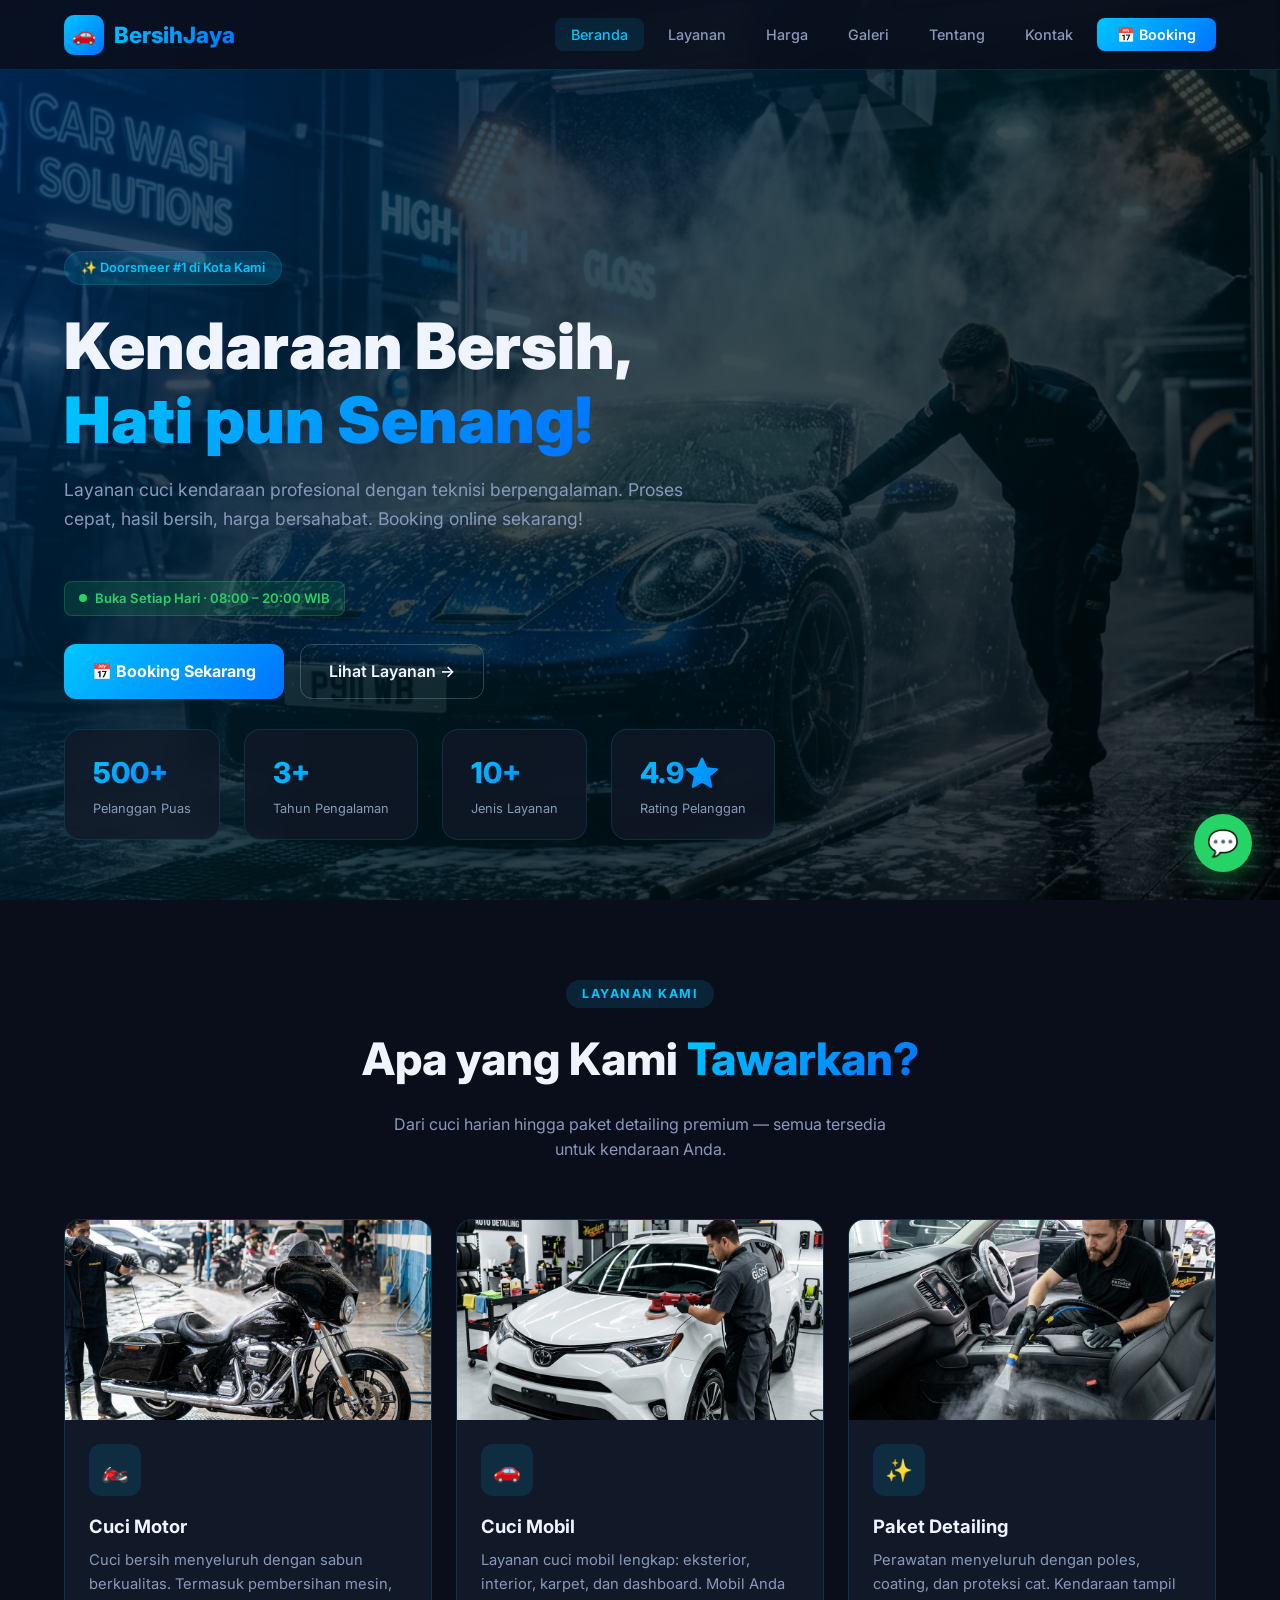
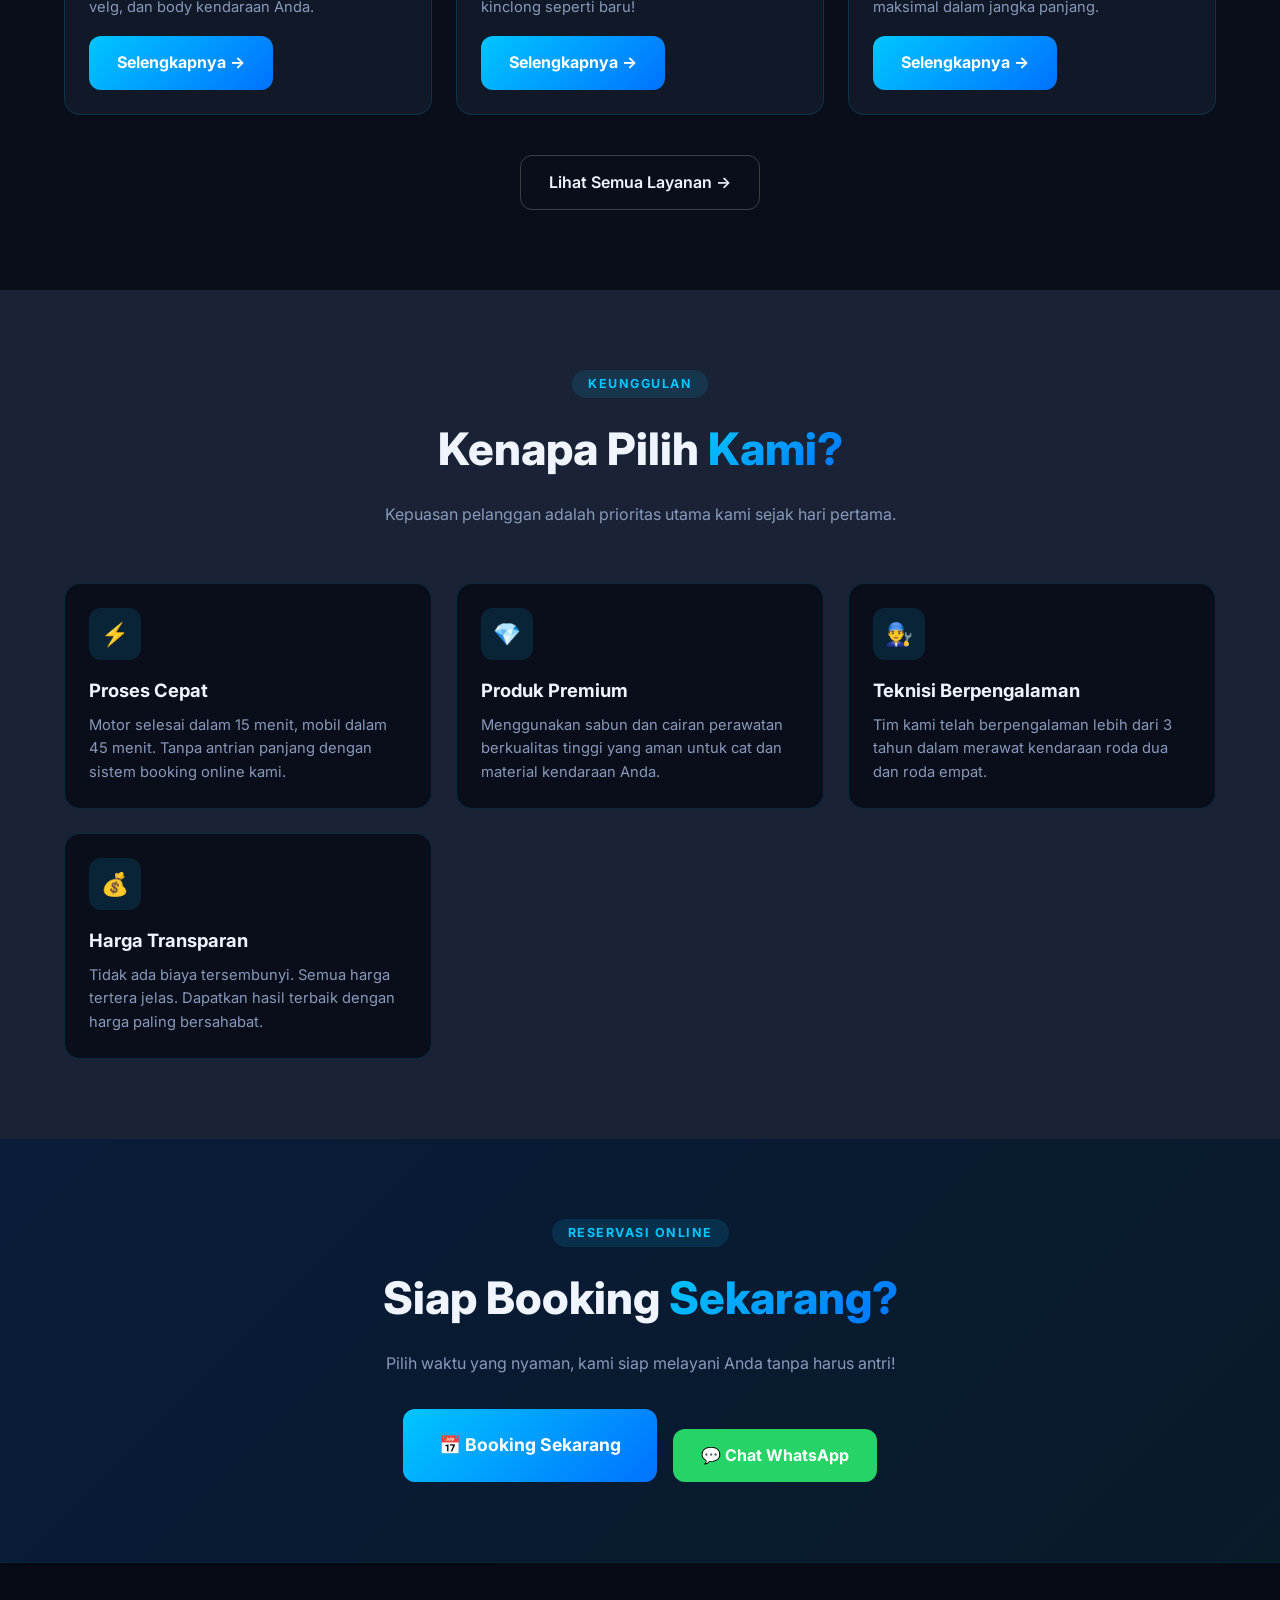
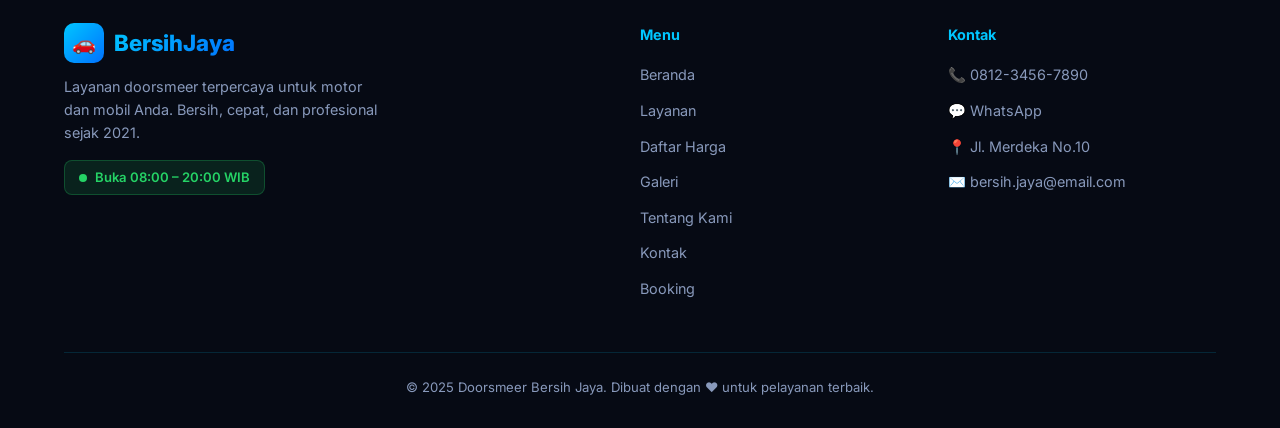
<file: index.html>
<!DOCTYPE html>
<html lang="id">
<head>
  <meta charset="UTF-8" />
  <meta name="viewport" content="width=device-width, initial-scale=1.0" />
  <meta name="description" content="Doorsmeer Bersih Jaya - Layanan cuci motor, cuci mobil, dan detailing terbaik. Booking online mudah dan cepat." />
  <title>Doorsmeer Bersih Jaya | Cuci Kendaraan Terpercaya</title>
  <link rel="stylesheet" href="css/style.css" />
</head>
<body>

  <!-- NAVBAR -->
  <nav class="navbar" id="navbar">
    <div class="nav-brand">
      <div class="logo-icon">🚗</div>
      <span>BersihJaya</span>
    </div>
    <button class="hamburger" id="hamburger" aria-label="Menu">
      <span></span><span></span><span></span>
    </button>
    <ul class="nav-links" id="navLinks">
      <li><a href="index.html" class="active">Beranda</a></li>
      <li><a href="layanan.html">Layanan</a></li>
      <li><a href="harga.html">Harga</a></li>
      <li><a href="galeri.html">Galeri</a></li>
      <li><a href="tentang.html">Tentang</a></li>
      <li><a href="kontak.html">Kontak</a></li>
      <li><a href="booking.html" class="btn-booking">📅 Booking</a></li>
    </ul>
  </nav>

  <!-- HERO -->
  <section class="hero" id="hero">
    <div class="hero-bg"></div>
    <div class="hero-overlay"></div>
    <div class="hero-content">
      <div class="hero-badge">✨ Doorsmeer #1 di Kota Kami</div>
      <h1>Kendaraan Bersih,<br><span class="gradient-text">Hati pun Senang!</span></h1>
      <p>Layanan cuci kendaraan profesional dengan teknisi berpengalaman. Proses cepat, hasil bersih, harga bersahabat. Booking online sekarang!</p>
      <div class="jam-ops">Buka Setiap Hari · 08:00 – 20:00 WIB</div>
      <div class="hero-btns" style="margin-top:28px;">
        <a href="booking.html" class="btn-primary">📅 Booking Sekarang</a>
        <a href="layanan.html" class="btn-outline">Lihat Layanan →</a>
      </div>
    </div>
    <div class="hero-stats">
      <div class="stat-card reveal">
        <div class="num">500+</div>
        <div class="label">Pelanggan Puas</div>
      </div>
      <div class="stat-card reveal">
        <div class="num">3+</div>
        <div class="label">Tahun Pengalaman</div>
      </div>
      <div class="stat-card reveal">
        <div class="num">10+</div>
        <div class="label">Jenis Layanan</div>
      </div>
      <div class="stat-card reveal">
        <div class="num">4.9⭐</div>
        <div class="label">Rating Pelanggan</div>
      </div>
    </div>
  </section>

  <!-- LAYANAN UNGGULAN -->
  <section id="layanan-home" style="background: var(--bg-dark);">
    <div class="section-header reveal">
      <div class="section-badge">Layanan Kami</div>
      <h2 class="section-title">Apa yang Kami <span>Tawarkan?</span></h2>
      <p class="section-desc">Dari cuci harian hingga paket detailing premium — semua tersedia untuk kendaraan Anda.</p>
    </div>
    <div class="cards-grid">
      <div class="card reveal">
        <img src="images/motor.png" alt="Cuci Motor" class="card-img" />
        <div class="card-body">
          <div class="card-icon">🏍️</div>
          <h3>Cuci Motor</h3>
          <p>Cuci bersih menyeluruh dengan sabun berkualitas. Termasuk pembersihan mesin, velg, dan body kendaraan Anda.</p>
          <a href="layanan.html" class="btn-primary" style="margin-top:16px; display:inline-flex;">Selengkapnya →</a>
        </div>
      </div>
      <div class="card reveal">
        <img src="images/mobil.png" alt="Cuci Mobil" class="card-img" />
        <div class="card-body">
          <div class="card-icon">🚗</div>
          <h3>Cuci Mobil</h3>
          <p>Layanan cuci mobil lengkap: eksterior, interior, karpet, dan dashboard. Mobil Anda kinclong seperti baru!</p>
          <a href="layanan.html" class="btn-primary" style="margin-top:16px; display:inline-flex;">Selengkapnya →</a>
        </div>
      </div>
      <div class="card reveal">
        <img src="images/detailing.png" alt="Paket Detailing" class="card-img" />
        <div class="card-body">
          <div class="card-icon">✨</div>
          <h3>Paket Detailing</h3>
          <p>Perawatan menyeluruh dengan poles, coating, dan proteksi cat. Kendaraan tampil maksimal dalam jangka panjang.</p>
          <a href="layanan.html" class="btn-primary" style="margin-top:16px; display:inline-flex;">Selengkapnya →</a>
        </div>
      </div>
    </div>
    <div style="text-align:center; margin-top:40px;">
      <a href="layanan.html" class="btn-outline reveal">Lihat Semua Layanan →</a>
    </div>
  </section>

  <!-- KENAPA PILIH KAMI -->
  <section style="background: var(--bg-card2);">
    <div class="section-header reveal">
      <div class="section-badge">Keunggulan</div>
      <h2 class="section-title">Kenapa Pilih <span>Kami?</span></h2>
      <p class="section-desc">Kepuasan pelanggan adalah prioritas utama kami sejak hari pertama.</p>
    </div>
    <div class="cards-grid">
      <div class="card reveal" style="background:var(--bg-dark);">
        <div class="card-body">
          <div class="card-icon">⚡</div>
          <h3>Proses Cepat</h3>
          <p>Motor selesai dalam 15 menit, mobil dalam 45 menit. Tanpa antrian panjang dengan sistem booking online kami.</p>
        </div>
      </div>
      <div class="card reveal" style="background:var(--bg-dark);">
        <div class="card-body">
          <div class="card-icon">💎</div>
          <h3>Produk Premium</h3>
          <p>Menggunakan sabun dan cairan perawatan berkualitas tinggi yang aman untuk cat dan material kendaraan Anda.</p>
        </div>
      </div>
      <div class="card reveal" style="background:var(--bg-dark);">
        <div class="card-body">
          <div class="card-icon">👨‍🔧</div>
          <h3>Teknisi Berpengalaman</h3>
          <p>Tim kami telah berpengalaman lebih dari 3 tahun dalam merawat kendaraan roda dua dan roda empat.</p>
        </div>
      </div>
      <div class="card reveal" style="background:var(--bg-dark);">
        <div class="card-body">
          <div class="card-icon">💰</div>
          <h3>Harga Transparan</h3>
          <p>Tidak ada biaya tersembunyi. Semua harga tertera jelas. Dapatkan hasil terbaik dengan harga paling bersahabat.</p>
        </div>
      </div>
    </div>
  </section>

  <!-- CTA BOOKING -->
  <section style="background: linear-gradient(135deg, #0072ff22, #00c6ff11); text-align:center;">
    <div class="section-header reveal" style="margin-bottom:32px;">
      <div class="section-badge">Reservasi Online</div>
      <h2 class="section-title">Siap Booking <span>Sekarang?</span></h2>
      <p class="section-desc">Pilih waktu yang nyaman, kami siap melayani Anda tanpa harus antri!</p>
    </div>
    <div style="display:flex; justify-content:center; gap:16px; flex-wrap:wrap;" class="reveal">
      <a href="booking.html" class="btn-primary" style="font-size:1.1rem; padding:16px 36px;">📅 Booking Sekarang</a>
      <a href="https://wa.me/6281234567890" target="_blank" class="whatsapp-btn">💬 Chat WhatsApp</a>
    </div>
  </section>

  <!-- FOOTER -->
  <footer>
    <div class="footer-grid">
      <div class="footer-brand">
        <div class="nav-brand" style="margin-bottom:12px;">
          <div class="logo-icon">🚗</div>
          <span>BersihJaya</span>
        </div>
        <p>Layanan doorsmeer terpercaya untuk motor dan mobil Anda. Bersih, cepat, dan profesional sejak 2021.</p>
        <div class="jam-ops" style="margin-top:16px;">Buka 08:00 – 20:00 WIB</div>
      </div>
      <div class="footer-col">
        <h5>Menu</h5>
        <ul>
          <li><a href="index.html">Beranda</a></li>
          <li><a href="layanan.html">Layanan</a></li>
          <li><a href="harga.html">Daftar Harga</a></li>
          <li><a href="galeri.html">Galeri</a></li>
          <li><a href="tentang.html">Tentang Kami</a></li>
          <li><a href="kontak.html">Kontak</a></li>
          <li><a href="booking.html">Booking</a></li>
        </ul>
      </div>
      <div class="footer-col">
        <h5>Kontak</h5>
        <ul>
          <li><a href="tel:+6281234567890">📞 0812-3456-7890</a></li>
          <li><a href="https://wa.me/6281234567890">💬 WhatsApp</a></li>
          <li><a href="#">📍 Jl. Merdeka No.10</a></li>
          <li><a href="#">✉️ bersih.jaya@email.com</a></li>
        </ul>
      </div>
    </div>
    <div class="footer-bottom">
      <p>© 2025 Doorsmeer Bersih Jaya. Dibuat dengan ❤️ untuk pelayanan terbaik.</p>
    </div>
  </footer>

  <!-- Floating WA -->
  <a href="https://wa.me/6281234567890" class="float-wa" target="_blank" title="Chat WhatsApp">💬</a>

  <script src="js/script.js"></script>
</body>
</html>
</file>
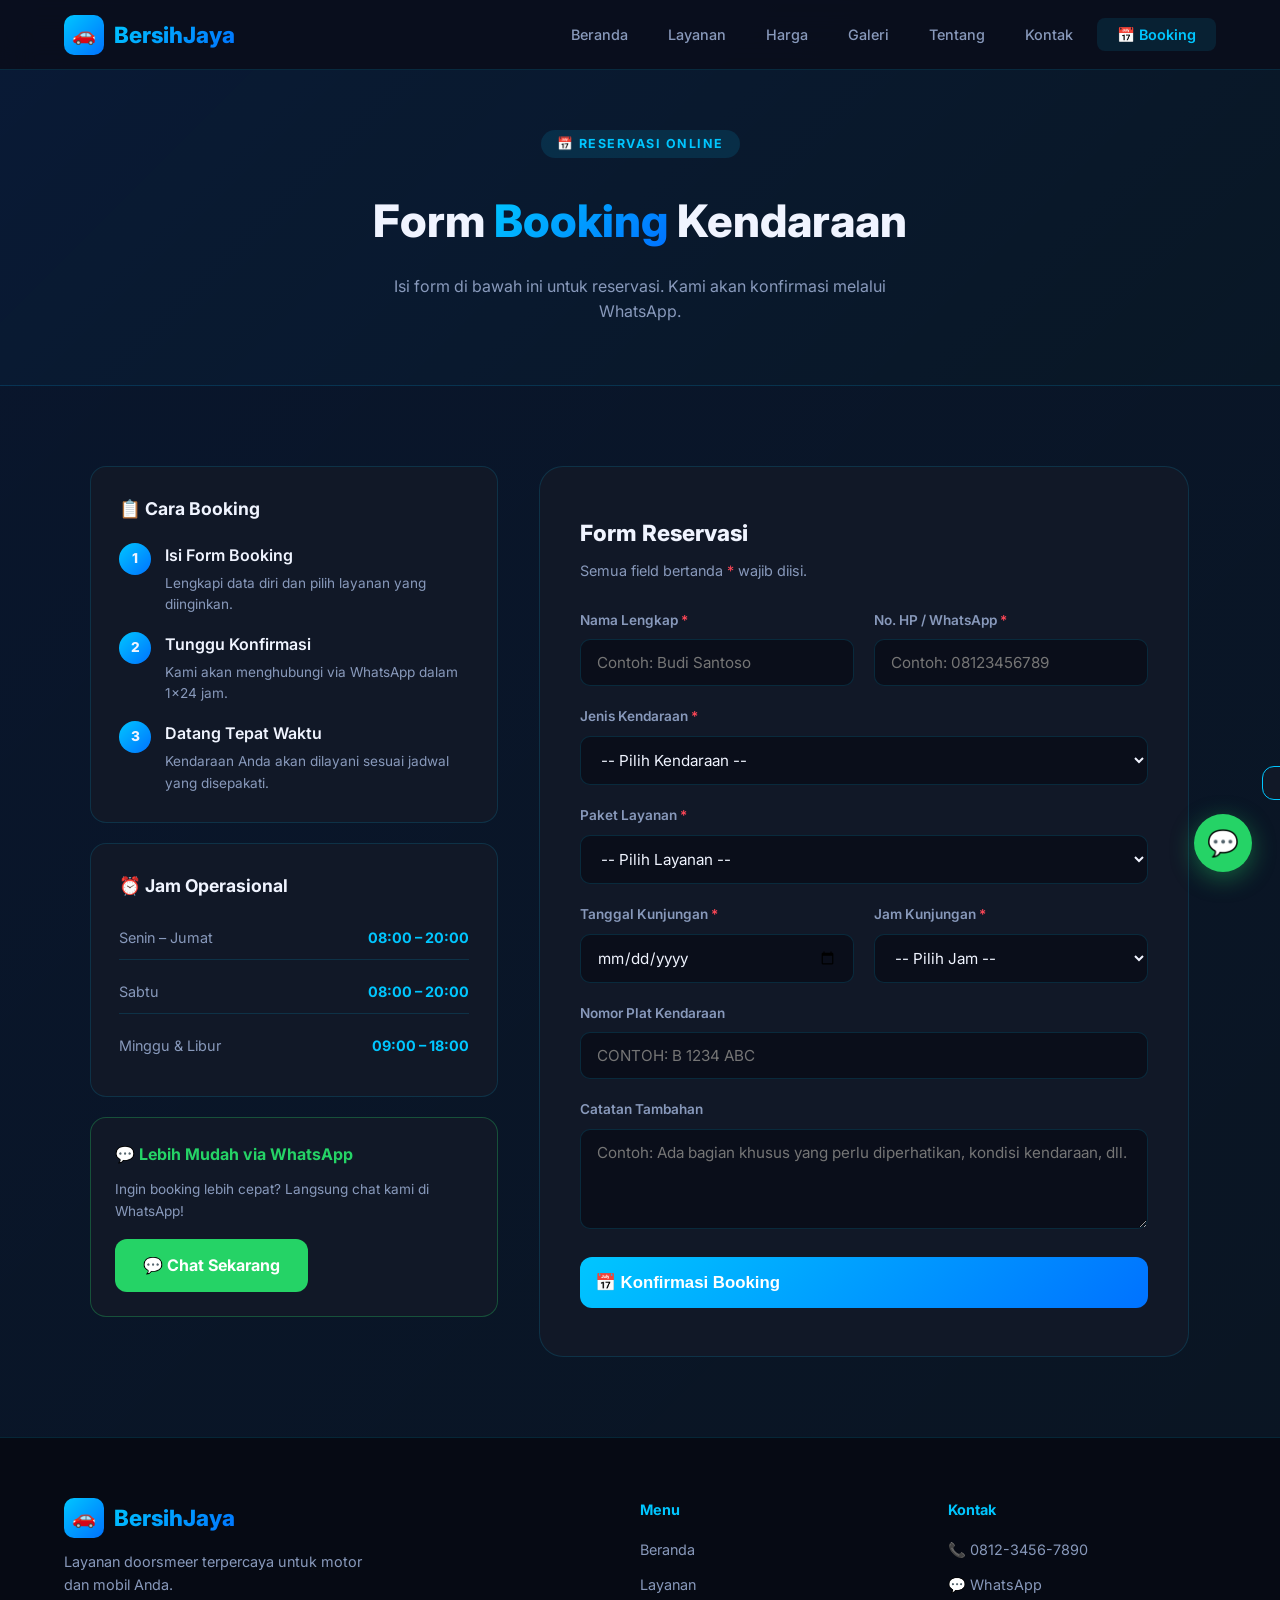
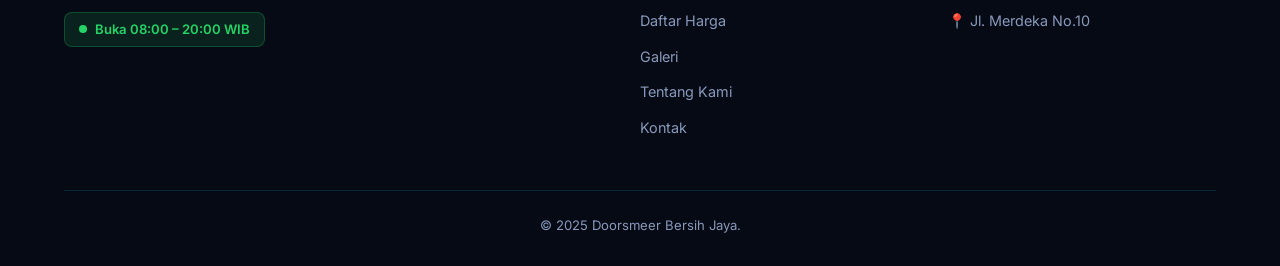
<file: booking.html>
<!DOCTYPE html>
<html lang="id">
<head>
  <meta charset="UTF-8" />
  <meta name="viewport" content="width=device-width, initial-scale=1.0" />
  <meta name="description" content="Form booking online Doorsmeer Bersih Jaya - Reservasi cuci kendaraan mudah dan cepat." />
  <title>Booking Online | Doorsmeer Bersih Jaya</title>
  <link rel="stylesheet" href="css/style.css" />
</head>
<body>

  <nav class="navbar" id="navbar">
    <div class="nav-brand">
      <div class="logo-icon">🚗</div>
      <span>BersihJaya</span>
    </div>
    <button class="hamburger" id="hamburger" aria-label="Menu">
      <span></span><span></span><span></span>
    </button>
    <ul class="nav-links" id="navLinks">
      <li><a href="index.html">Beranda</a></li>
      <li><a href="layanan.html">Layanan</a></li>
      <li><a href="harga.html">Harga</a></li>
      <li><a href="galeri.html">Galeri</a></li>
      <li><a href="tentang.html">Tentang</a></li>
      <li><a href="kontak.html">Kontak</a></li>
      <li><a href="booking.html" class="btn-booking active">📅 Booking</a></li>
    </ul>
  </nav>

  <!-- PAGE HEADER -->
  <div style="padding: calc(var(--nav-h) + 60px) 5% 60px; background: linear-gradient(135deg, rgba(0,114,255,0.12), rgba(0,198,255,0.05)); border-bottom: 1px solid var(--border); text-align:center;">
    <div class="section-badge reveal">📅 Reservasi Online</div>
    <h1 class="section-title reveal" style="margin-top:12px;">Form <span>Booking</span> Kendaraan</h1>
    <p class="section-desc reveal">Isi form di bawah ini untuk reservasi. Kami akan konfirmasi melalui WhatsApp.</p>
  </div>

  <!-- BOOKING SECTION -->
  <section class="booking-section">
    <div class="grid-booking">

      <!-- INFO SAMPING -->
      <div class="reveal">
        <div style="background:var(--bg-card); border:1px solid var(--border); border-radius:var(--radius); padding:28px; margin-bottom:20px;">
          <h3 style="font-size:1.1rem; font-weight:700; margin-bottom:20px;">📋 Cara Booking</h3>
          <div style="display:flex; flex-direction:column; gap:16px;">
            <div style="display:flex; gap:14px; align-items:flex-start;">
              <div style="width:32px; height:32px; border-radius:50%; background:var(--gradient); display:flex; align-items:center; justify-content:center; font-weight:800; font-size:0.85rem; flex-shrink:0;">1</div>
              <div>
                <div style="font-weight:600; margin-bottom:4px;">Isi Form Booking</div>
                <div style="font-size:0.85rem; color:var(--text-muted);">Lengkapi data diri dan pilih layanan yang diinginkan.</div>
              </div>
            </div>
            <div style="display:flex; gap:14px; align-items:flex-start;">
              <div style="width:32px; height:32px; border-radius:50%; background:var(--gradient); display:flex; align-items:center; justify-content:center; font-weight:800; font-size:0.85rem; flex-shrink:0;">2</div>
              <div>
                <div style="font-weight:600; margin-bottom:4px;">Tunggu Konfirmasi</div>
                <div style="font-size:0.85rem; color:var(--text-muted);">Kami akan menghubungi via WhatsApp dalam 1×24 jam.</div>
              </div>
            </div>
            <div style="display:flex; gap:14px; align-items:flex-start;">
              <div style="width:32px; height:32px; border-radius:50%; background:var(--gradient); display:flex; align-items:center; justify-content:center; font-weight:800; font-size:0.85rem; flex-shrink:0;">3</div>
              <div>
                <div style="font-weight:600; margin-bottom:4px;">Datang Tepat Waktu</div>
                <div style="font-size:0.85rem; color:var(--text-muted);">Kendaraan Anda akan dilayani sesuai jadwal yang disepakati.</div>
              </div>
            </div>
          </div>
        </div>

        <div style="background:var(--bg-card); border:1px solid var(--border); border-radius:var(--radius); padding:28px; margin-bottom:20px;">
          <h3 style="font-size:1.1rem; font-weight:700; margin-bottom:16px;">⏰ Jam Operasional</h3>
          <div style="display:flex; flex-direction:column; gap:10px; font-size:0.9rem;">
            <div style="display:flex; justify-content:space-between; padding:10px 0; border-bottom:1px solid var(--border);">
              <span style="color:var(--text-muted);">Senin – Jumat</span>
              <span style="color:var(--primary); font-weight:700;">08:00 – 20:00</span>
            </div>
            <div style="display:flex; justify-content:space-between; padding:10px 0; border-bottom:1px solid var(--border);">
              <span style="color:var(--text-muted);">Sabtu</span>
              <span style="color:var(--primary); font-weight:700;">08:00 – 20:00</span>
            </div>
            <div style="display:flex; justify-content:space-between; padding:10px 0;">
              <span style="color:var(--text-muted);">Minggu & Libur</span>
              <span style="color:var(--primary); font-weight:700;">09:00 – 18:00</span>
            </div>
          </div>
        </div>

        <div style="background:var(--bg-card); border:1px solid rgba(37,211,102,0.3); border-radius:var(--radius); padding:24px;">
          <h3 style="font-size:1rem; font-weight:700; margin-bottom:12px; color:#25d366;">💬 Lebih Mudah via WhatsApp</h3>
          <p style="font-size:0.85rem; color:var(--text-muted); margin-bottom:16px;">Ingin booking lebih cepat? Langsung chat kami di WhatsApp!</p>
          <a href="https://wa.me/6281234567890?text=Halo%20Bersih%20Jaya%2C%20saya%20mau%20booking%20cuci%20kendaraan" target="_blank" class="whatsapp-btn" style="margin-top:0; display:inline-flex;">💬 Chat Sekarang</a>
        </div>
      </div>

      <!-- FORM BOOKING -->
      <div class="booking-form reveal">
        <h2 style="font-size:1.4rem; font-weight:800; margin-bottom:8px;">Form Reservasi</h2>
        <p style="color:var(--text-muted); font-size:0.9rem; margin-bottom:28px;">Semua field bertanda <span style="color:#ff4757;">*</span> wajib diisi.</p>

        <form id="bookingForm" novalidate>
          <div class="form-row">
            <div class="form-group">
              <label for="nama">Nama Lengkap <span style="color:#ff4757;">*</span></label>
              <input type="text" id="nama" name="nama" placeholder="Contoh: Budi Santoso" />
              <div class="error-msg" id="errNama">Nama wajib diisi (min. 3 karakter).</div>
            </div>
            <div class="form-group">
              <label for="telepon">No. HP / WhatsApp <span style="color:#ff4757;">*</span></label>
              <input type="tel" id="telepon" name="telepon" placeholder="Contoh: 08123456789" />
              <div class="error-msg" id="errTelepon">Nomor HP tidak valid.</div>
            </div>
          </div>

          <div class="form-group">
            <label for="kendaraan">Jenis Kendaraan <span style="color:#ff4757;">*</span></label>
            <select id="kendaraan" name="kendaraan">
              <option value="">-- Pilih Kendaraan --</option>
              <option value="motor">🏍️ Motor</option>
              <option value="mobil-kecil">🚗 Mobil (City Car / Sedan)</option>
              <option value="mobil-suv">🚙 Mobil SUV / MPV</option>
              <option value="mobil-pickup">🚐 Pickup / Van</option>
            </select>
            <div class="error-msg" id="errKendaraan">Pilih jenis kendaraan terlebih dahulu.</div>
          </div>

          <div class="form-group">
            <label for="layanan">Paket Layanan <span style="color:#ff4757;">*</span></label>
            <select id="layanan" name="layanan">
              <option value="">-- Pilih Layanan --</option>
              <optgroup label="🏍️ Motor">
                <option value="motor-standar">Cuci Motor Standar – Rp 15.000</option>
                <option value="motor-premium">Cuci Motor Premium – Rp 25.000</option>
                <option value="motor-detailing">Detailing Motor – Rp 75.000</option>
              </optgroup>
              <optgroup label="🚗 Mobil">
                <option value="mobil-eksterior">Cuci Mobil Eksterior – Rp 35.000</option>
                <option value="mobil-interior">Cuci Mobil Interior – Rp 50.000</option>
                <option value="mobil-full">Paket Full (Luar+Dalam) – Rp 80.000</option>
              </optgroup>
              <optgroup label="✨ Detailing">
                <option value="polish-basic">Polish Basic – Rp 150.000</option>
                <option value="nano-coating">Nano Coating – Rp 350.000</option>
                <option value="full-vip">Full Detailing VIP – Rp 600.000</option>
              </optgroup>
            </select>
            <div class="error-msg" id="errLayanan">Pilih paket layanan terlebih dahulu.</div>
          </div>

          <div class="form-row">
            <div class="form-group">
              <label for="tanggal">Tanggal Kunjungan <span style="color:#ff4757;">*</span></label>
              <input type="date" id="tanggal" name="tanggal" />
              <div class="error-msg" id="errTanggal">Pilih tanggal kunjungan.</div>
            </div>
            <div class="form-group">
              <label for="waktu">Jam Kunjungan <span style="color:#ff4757;">*</span></label>
              <select id="waktu" name="waktu">
                <option value="">-- Pilih Jam --</option>
                <option value="08:00">08:00 WIB</option>
                <option value="09:00">09:00 WIB</option>
                <option value="10:00">10:00 WIB</option>
                <option value="11:00">11:00 WIB</option>
                <option value="12:00">12:00 WIB</option>
                <option value="13:00">13:00 WIB</option>
                <option value="14:00">14:00 WIB</option>
                <option value="15:00">15:00 WIB</option>
                <option value="16:00">16:00 WIB</option>
                <option value="17:00">17:00 WIB</option>
                <option value="18:00">18:00 WIB</option>
                <option value="19:00">19:00 WIB</option>
              </select>
              <div class="error-msg" id="errWaktu">Pilih jam kunjungan.</div>
            </div>
          </div>

          <div class="form-group">
            <label for="plat">Nomor Plat Kendaraan</label>
            <input type="text" id="plat" name="plat" placeholder="Contoh: B 1234 ABC" style="text-transform:uppercase;" />
          </div>

          <div class="form-group">
            <label for="catatan">Catatan Tambahan</label>
            <textarea id="catatan" name="catatan" placeholder="Contoh: Ada bagian khusus yang perlu diperhatikan, kondisi kendaraan, dll."></textarea>
          </div>

          <div id="bookingSummary" style="background:rgba(0,198,255,0.06); border:1px solid var(--border); border-radius:12px; padding:16px; margin-bottom:20px; display:none;">
            <div style="font-size:0.85rem; font-weight:700; color:var(--primary); margin-bottom:10px;">📋 Ringkasan Booking</div>
            <div id="summaryContent" style="font-size:0.88rem; color:var(--text-muted); line-height:1.8;"></div>
          </div>

          <button type="submit" class="btn-primary form-submit" id="submitBtn">
            📅 Konfirmasi Booking
          </button>
        </form>
      </div>
    </div>
  </section>

  <div class="toast" id="toast"></div>

  <footer>
    <div class="footer-grid">
      <div class="footer-brand">
        <div class="nav-brand" style="margin-bottom:12px;"><div class="logo-icon">🚗</div><span>BersihJaya</span></div>
        <p>Layanan doorsmeer terpercaya untuk motor dan mobil Anda.</p>
        <div class="jam-ops" style="margin-top:16px;">Buka 08:00 – 20:00 WIB</div>
      </div>
      <div class="footer-col">
        <h5>Menu</h5>
        <ul>
          <li><a href="index.html">Beranda</a></li>
          <li><a href="layanan.html">Layanan</a></li>
          <li><a href="harga.html">Daftar Harga</a></li>
          <li><a href="galeri.html">Galeri</a></li>
          <li><a href="tentang.html">Tentang Kami</a></li>
          <li><a href="kontak.html">Kontak</a></li>
        </ul>
      </div>
      <div class="footer-col">
        <h5>Kontak</h5>
        <ul>
          <li><a href="tel:+6281234567890">📞 0812-3456-7890</a></li>
          <li><a href="https://wa.me/6281234567890">💬 WhatsApp</a></li>
          <li><a href="#">📍 Jl. Merdeka No.10</a></li>
        </ul>
      </div>
    </div>
    <div class="footer-bottom"><p>© 2025 Doorsmeer Bersih Jaya.</p></div>
  </footer>

  <a href="https://wa.me/6281234567890" class="float-wa" target="_blank" title="Chat WhatsApp">💬</a>
  <script src="js/script.js"></script>
</body>
</html>
</file>
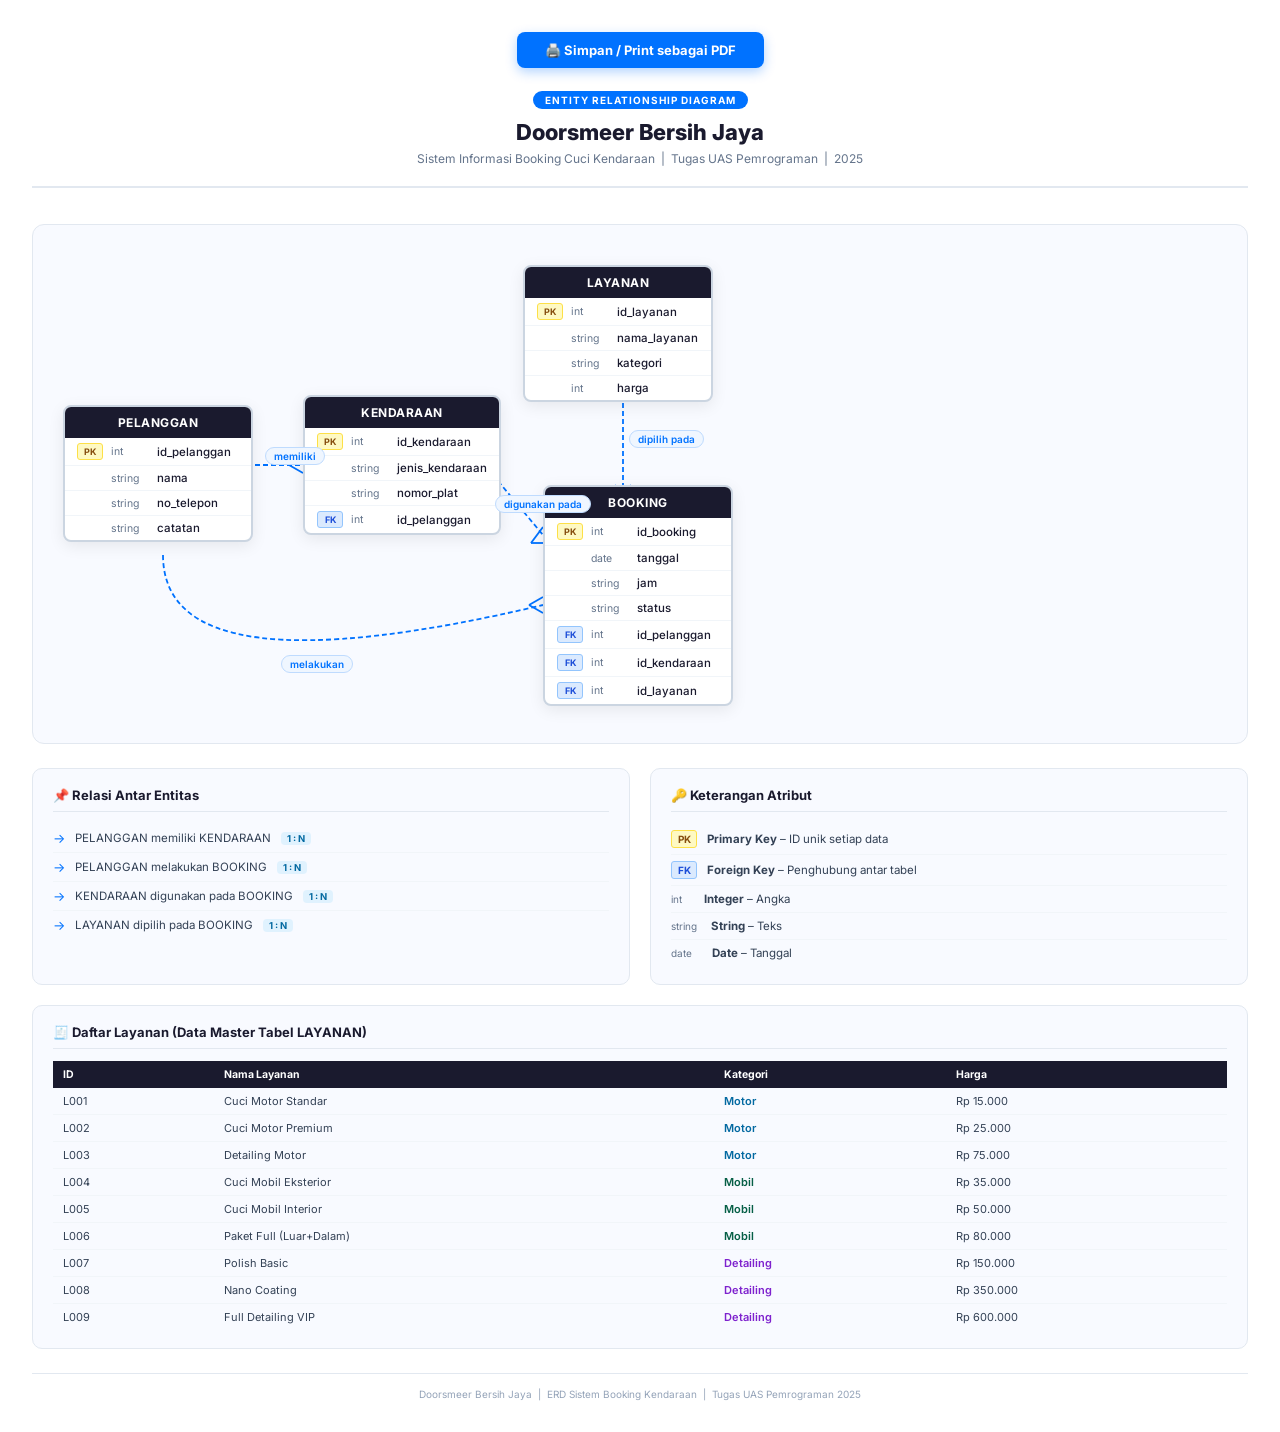
<file: erd.html>
<!DOCTYPE html>
<html lang="id">
<head>
  <meta charset="UTF-8" />
  <meta name="viewport" content="width=device-width, initial-scale=1.0" />
  <title>ERD – Doorsmeer Bersih Jaya</title>
  <style>
    @import url('https://fonts.googleapis.com/css2?family=Inter:wght@400;500;600;700;800&display=swap');

    * { box-sizing: border-box; margin: 0; padding: 0; }

    body {
      font-family: 'Inter', sans-serif;
      background: #ffffff;
      color: #1a1a2e;
      padding: 32px;
    }

    /* ---- HEADER ---- */
    .header {
      text-align: center;
      margin-bottom: 36px;
      padding-bottom: 20px;
      border-bottom: 2px solid #e2e8f0;
    }
    .header h1 {
      font-size: 22px;
      font-weight: 800;
      color: #1a1a2e;
    }
    .header p {
      font-size: 12px;
      color: #64748b;
      margin-top: 6px;
    }
    .badge {
      display: inline-block;
      background: #0072ff;
      color: #fff;
      font-size: 10px;
      font-weight: 700;
      padding: 3px 12px;
      border-radius: 20px;
      letter-spacing: 1px;
      margin-bottom: 10px;
      text-transform: uppercase;
    }

    /* ---- ERD CANVAS ---- */
    .erd-canvas {
      position: relative;
      width: 100%;
      height: 520px;
      background: #f8faff;
      border: 1px solid #e2e8f0;
      border-radius: 12px;
      overflow: hidden;
    }

    /* SVG lines */
    .erd-svg {
      position: absolute;
      top: 0; left: 0;
      width: 100%; height: 100%;
      z-index: 0;
    }

    /* ---- ENTITY TABLE ---- */
    .entity {
      position: absolute;
      background: #fff;
      border: 2px solid #cbd5e1;
      border-radius: 8px;
      min-width: 190px;
      box-shadow: 0 4px 16px rgba(0,0,0,0.08);
      z-index: 1;
      font-size: 11.5px;
    }
    .entity-header {
      background: #1a1a2e;
      color: #fff;
      font-weight: 700;
      font-size: 12px;
      padding: 8px 14px;
      border-radius: 6px 6px 0 0;
      text-align: center;
      letter-spacing: 0.5px;
    }
    .entity-row {
      display: flex;
      align-items: center;
      gap: 8px;
      padding: 5px 12px;
      border-bottom: 1px solid #f1f5f9;
    }
    .entity-row:last-child { border-bottom: none; }
    .tag {
      font-size: 9px;
      font-weight: 700;
      padding: 2px 5px;
      border-radius: 3px;
      min-width: 26px;
      text-align: center;
    }
    .tag-pk { background: #fef9c3; color: #854d0e; border: 1px solid #fde047; }
    .tag-fk { background: #dbeafe; color: #1d4ed8; border: 1px solid #93c5fd; }
    .attr-type { color: #64748b; font-size: 10.5px; min-width: 38px; }
    .attr-name { color: #1a1a2e; font-weight: 500; }

    /* Entity positions */
    #ent-pelanggan { left: 30px;  top: 180px; }
    #ent-kendaraan { left: 270px; top: 170px; }
    #ent-layanan   { left: 490px; top: 40px;  }
    #ent-booking   { left: 510px; top: 260px; }

    /* ---- RELATION LABEL ---- */
    .rel-label {
      position: absolute;
      font-size: 10px;
      font-weight: 600;
      color: #0072ff;
      background: #eff6ff;
      border: 1px solid #bfdbfe;
      border-radius: 10px;
      padding: 2px 8px;
      z-index: 2;
    }

    /* ---- SECTION: LEGEND + TABLE ---- */
    .sections {
      display: grid;
      grid-template-columns: 1fr 1fr;
      gap: 20px;
      margin-top: 24px;
    }

    .box {
      background: #f8faff;
      border: 1px solid #e2e8f0;
      border-radius: 10px;
      padding: 18px 20px;
    }
    .box h3 {
      font-size: 13px;
      font-weight: 700;
      margin-bottom: 12px;
      color: #1a1a2e;
      border-bottom: 1px solid #e2e8f0;
      padding-bottom: 8px;
    }

    /* Relasi list */
    .rel-list { list-style: none; }
    .rel-list li {
      display: flex;
      align-items: center;
      gap: 10px;
      padding: 6px 0;
      border-bottom: 1px solid #f1f5f9;
      font-size: 11.5px;
      color: #334155;
    }
    .rel-list li:last-child { border-bottom: none; }
    .rel-arrow {
      font-size: 13px;
      color: #0072ff;
    }
    .rel-type {
      font-size: 9.5px;
      font-weight: 700;
      background: #e0f2fe;
      color: #0369a1;
      border-radius: 4px;
      padding: 1px 6px;
    }

    /* Layanan table */
    .price-table {
      width: 100%;
      border-collapse: collapse;
      font-size: 11px;
    }
    .price-table th {
      background: #1a1a2e;
      color: #fff;
      padding: 7px 10px;
      text-align: left;
      font-size: 10.5px;
    }
    .price-table td {
      padding: 6px 10px;
      border-bottom: 1px solid #f1f5f9;
      color: #334155;
    }
    .price-table tr:last-child td { border-bottom: none; }
    .price-table tr:nth-child(even) td { background: #f8faff; }
    .kat-motor  { color: #0369a1; font-weight: 600; }
    .kat-mobil  { color: #065f46; font-weight: 600; }
    .kat-detail { color: #7e22ce; font-weight: 600; }

    /* ---- FOOTER ---- */
    .footer-note {
      text-align: center;
      margin-top: 24px;
      font-size: 10px;
      color: #94a3b8;
      border-top: 1px solid #e2e8f0;
      padding-top: 14px;
    }

    /* ---- PRINT ---- */
    @media print {
      body { padding: 20px; }
      .no-print { display: none !important; }
      .erd-canvas { break-inside: avoid; }
      .sections { break-inside: avoid; }
    }
  </style>
</head>
<body>

  <!-- PRINT BUTTON (hilang saat cetak) -->
  <div class="no-print" style="text-align:center; margin-bottom:20px;">
    <button onclick="window.print()"
      style="background:#0072ff; color:#fff; border:none; padding:10px 28px;
             border-radius:8px; font-size:13px; font-weight:700; cursor:pointer;
             font-family:Inter,sans-serif; box-shadow:0 4px 12px rgba(0,114,255,.3);">
      🖨️ Simpan / Print sebagai PDF
    </button>
  </div>

  <!-- HEADER -->
  <div class="header">
    <div class="badge">Entity Relationship Diagram</div>
    <h1>Doorsmeer Bersih Jaya</h1>
    <p>Sistem Informasi Booking Cuci Kendaraan &nbsp;|&nbsp; Tugas UAS Pemrograman &nbsp;|&nbsp; 2025</p>
  </div>

  <!-- ERD CANVAS -->
  <div class="erd-canvas">
    <svg class="erd-svg" xmlns="http://www.w3.org/2000/svg">

      <!-- PELANGGAN → KENDARAAN (memiliki) -->
      <line x1="222" y1="240" x2="270" y2="240" stroke="#0072ff" stroke-width="1.8" stroke-dasharray="5,3"/>
      <!-- crow's foot many side (kendaraan) -->
      <line x1="270" y1="232" x2="256" y2="240" stroke="#0072ff" stroke-width="1.8"/>
      <line x1="270" y1="248" x2="256" y2="240" stroke="#0072ff" stroke-width="1.8"/>

      <!-- PELANGGAN → BOOKING (melakukan) -->
      <path d="M 130 330 Q 130 470 510 380" stroke="#0072ff" stroke-width="1.8" fill="none" stroke-dasharray="5,3"/>
      <line x1="510" y1="372" x2="496" y2="380" stroke="#0072ff" stroke-width="1.8"/>
      <line x1="510" y1="388" x2="496" y2="380" stroke="#0072ff" stroke-width="1.8"/>

      <!-- KENDARAAN → BOOKING (digunakan pada) -->
      <line x1="460" y1="250" x2="510" y2="310" stroke="#0072ff" stroke-width="1.8" stroke-dasharray="5,3"/>
      <line x1="510" y1="302" x2="498" y2="318" stroke="#0072ff" stroke-width="1.8"/>
      <line x1="518" y1="318" x2="498" y2="318" stroke="#0072ff" stroke-width="1.8"/>

      <!-- LAYANAN → BOOKING (dipilih pada) -->
      <line x1="590" y1="170" x2="590" y2="260" stroke="#0072ff" stroke-width="1.8" stroke-dasharray="5,3"/>
      <line x1="582" y1="260" x2="590" y2="276" stroke="#0072ff" stroke-width="1.8"/>
      <line x1="598" y1="260" x2="590" y2="276" stroke="#0072ff" stroke-width="1.8"/>

    </svg>

    <!-- ENTITY: PELANGGAN -->
    <div class="entity" id="ent-pelanggan">
      <div class="entity-header">PELANGGAN</div>
      <div class="entity-row">
        <span class="tag tag-pk">PK</span>
        <span class="attr-type">int</span>
        <span class="attr-name">id_pelanggan</span>
      </div>
      <div class="entity-row">
        <span class="attr-type" style="margin-left:34px;">string</span>
        <span class="attr-name">nama</span>
      </div>
      <div class="entity-row">
        <span class="attr-type" style="margin-left:34px;">string</span>
        <span class="attr-name">no_telepon</span>
      </div>
      <div class="entity-row">
        <span class="attr-type" style="margin-left:34px;">string</span>
        <span class="attr-name">catatan</span>
      </div>
    </div>

    <!-- ENTITY: KENDARAAN -->
    <div class="entity" id="ent-kendaraan">
      <div class="entity-header">KENDARAAN</div>
      <div class="entity-row">
        <span class="tag tag-pk">PK</span>
        <span class="attr-type">int</span>
        <span class="attr-name">id_kendaraan</span>
      </div>
      <div class="entity-row">
        <span class="attr-type" style="margin-left:34px;">string</span>
        <span class="attr-name">jenis_kendaraan</span>
      </div>
      <div class="entity-row">
        <span class="attr-type" style="margin-left:34px;">string</span>
        <span class="attr-name">nomor_plat</span>
      </div>
      <div class="entity-row">
        <span class="tag tag-fk">FK</span>
        <span class="attr-type">int</span>
        <span class="attr-name">id_pelanggan</span>
      </div>
    </div>

    <!-- ENTITY: LAYANAN -->
    <div class="entity" id="ent-layanan">
      <div class="entity-header">LAYANAN</div>
      <div class="entity-row">
        <span class="tag tag-pk">PK</span>
        <span class="attr-type">int</span>
        <span class="attr-name">id_layanan</span>
      </div>
      <div class="entity-row">
        <span class="attr-type" style="margin-left:34px;">string</span>
        <span class="attr-name">nama_layanan</span>
      </div>
      <div class="entity-row">
        <span class="attr-type" style="margin-left:34px;">string</span>
        <span class="attr-name">kategori</span>
      </div>
      <div class="entity-row">
        <span class="attr-type" style="margin-left:34px;">int</span>
        <span class="attr-name">harga</span>
      </div>
    </div>

    <!-- ENTITY: BOOKING -->
    <div class="entity" id="ent-booking">
      <div class="entity-header">BOOKING</div>
      <div class="entity-row">
        <span class="tag tag-pk">PK</span>
        <span class="attr-type">int</span>
        <span class="attr-name">id_booking</span>
      </div>
      <div class="entity-row">
        <span class="attr-type" style="margin-left:34px;">date</span>
        <span class="attr-name">tanggal</span>
      </div>
      <div class="entity-row">
        <span class="attr-type" style="margin-left:34px;">string</span>
        <span class="attr-name">jam</span>
      </div>
      <div class="entity-row">
        <span class="attr-type" style="margin-left:34px;">string</span>
        <span class="attr-name">status</span>
      </div>
      <div class="entity-row">
        <span class="tag tag-fk">FK</span>
        <span class="attr-type">int</span>
        <span class="attr-name">id_pelanggan</span>
      </div>
      <div class="entity-row">
        <span class="tag tag-fk">FK</span>
        <span class="attr-type">int</span>
        <span class="attr-name">id_kendaraan</span>
      </div>
      <div class="entity-row">
        <span class="tag tag-fk">FK</span>
        <span class="attr-type">int</span>
        <span class="attr-name">id_layanan</span>
      </div>
    </div>

    <!-- RELATION LABELS -->
    <div class="rel-label" style="left:232px; top:222px;">memiliki</div>
    <div class="rel-label" style="left:248px; top:430px;">melakukan</div>
    <div class="rel-label" style="left:462px; top:270px;">digunakan pada</div>
    <div class="rel-label" style="left:596px; top:205px;">dipilih pada</div>
  </div>

  <!-- SECTIONS BAWAH -->
  <div class="sections">

    <!-- RELASI -->
    <div class="box">
      <h3>📌 Relasi Antar Entitas</h3>
      <ul class="rel-list">
        <li>
          <span class="rel-arrow">→</span>
          <span>PELANGGAN memiliki KENDARAAN</span>
          <span class="rel-type">1 : N</span>
        </li>
        <li>
          <span class="rel-arrow">→</span>
          <span>PELANGGAN melakukan BOOKING</span>
          <span class="rel-type">1 : N</span>
        </li>
        <li>
          <span class="rel-arrow">→</span>
          <span>KENDARAAN digunakan pada BOOKING</span>
          <span class="rel-type">1 : N</span>
        </li>
        <li>
          <span class="rel-arrow">→</span>
          <span>LAYANAN dipilih pada BOOKING</span>
          <span class="rel-type">1 : N</span>
        </li>
      </ul>
    </div>

    <!-- KETERANGAN PK/FK -->
    <div class="box">
      <h3>🔑 Keterangan Atribut</h3>
      <ul class="rel-list">
        <li>
          <span class="tag tag-pk" style="font-size:10px;">PK</span>
          <span><b>Primary Key</b> – ID unik setiap data</span>
        </li>
        <li>
          <span class="tag tag-fk" style="font-size:10px;">FK</span>
          <span><b>Foreign Key</b> – Penghubung antar tabel</span>
        </li>
        <li>
          <span style="font-size:10px; color:#64748b;">int</span>
          <span style="margin-left:12px;"><b>Integer</b> – Angka</span>
        </li>
        <li>
          <span style="font-size:10px; color:#64748b;">string</span>
          <span style="margin-left:4px;"><b>String</b> – Teks</span>
        </li>
        <li>
          <span style="font-size:10px; color:#64748b;">date</span>
          <span style="margin-left:10px;"><b>Date</b> – Tanggal</span>
        </li>
      </ul>
    </div>
  </div>

  <!-- TABEL LAYANAN -->
  <div class="box" style="margin-top:20px;">
    <h3>🧾 Daftar Layanan (Data Master Tabel LAYANAN)</h3>
    <table class="price-table">
      <thead>
        <tr>
          <th>ID</th>
          <th>Nama Layanan</th>
          <th>Kategori</th>
          <th>Harga</th>
        </tr>
      </thead>
      <tbody>
        <tr>
          <td>L001</td>
          <td>Cuci Motor Standar</td>
          <td><span class="kat-motor">Motor</span></td>
          <td>Rp 15.000</td>
        </tr>
        <tr>
          <td>L002</td>
          <td>Cuci Motor Premium</td>
          <td><span class="kat-motor">Motor</span></td>
          <td>Rp 25.000</td>
        </tr>
        <tr>
          <td>L003</td>
          <td>Detailing Motor</td>
          <td><span class="kat-motor">Motor</span></td>
          <td>Rp 75.000</td>
        </tr>
        <tr>
          <td>L004</td>
          <td>Cuci Mobil Eksterior</td>
          <td><span class="kat-mobil">Mobil</span></td>
          <td>Rp 35.000</td>
        </tr>
        <tr>
          <td>L005</td>
          <td>Cuci Mobil Interior</td>
          <td><span class="kat-mobil">Mobil</span></td>
          <td>Rp 50.000</td>
        </tr>
        <tr>
          <td>L006</td>
          <td>Paket Full (Luar+Dalam)</td>
          <td><span class="kat-mobil">Mobil</span></td>
          <td>Rp 80.000</td>
        </tr>
        <tr>
          <td>L007</td>
          <td>Polish Basic</td>
          <td><span class="kat-detail">Detailing</span></td>
          <td>Rp 150.000</td>
        </tr>
        <tr>
          <td>L008</td>
          <td>Nano Coating</td>
          <td><span class="kat-detail">Detailing</span></td>
          <td>Rp 350.000</td>
        </tr>
        <tr>
          <td>L009</td>
          <td>Full Detailing VIP</td>
          <td><span class="kat-detail">Detailing</span></td>
          <td>Rp 600.000</td>
        </tr>
      </tbody>
    </table>
  </div>

  <!-- FOOTER -->
  <div class="footer-note">
    Doorsmeer Bersih Jaya &nbsp;|&nbsp; ERD Sistem Booking Kendaraan &nbsp;|&nbsp; Tugas UAS Pemrograman 2025
  </div>

</body>
</html>
</file>
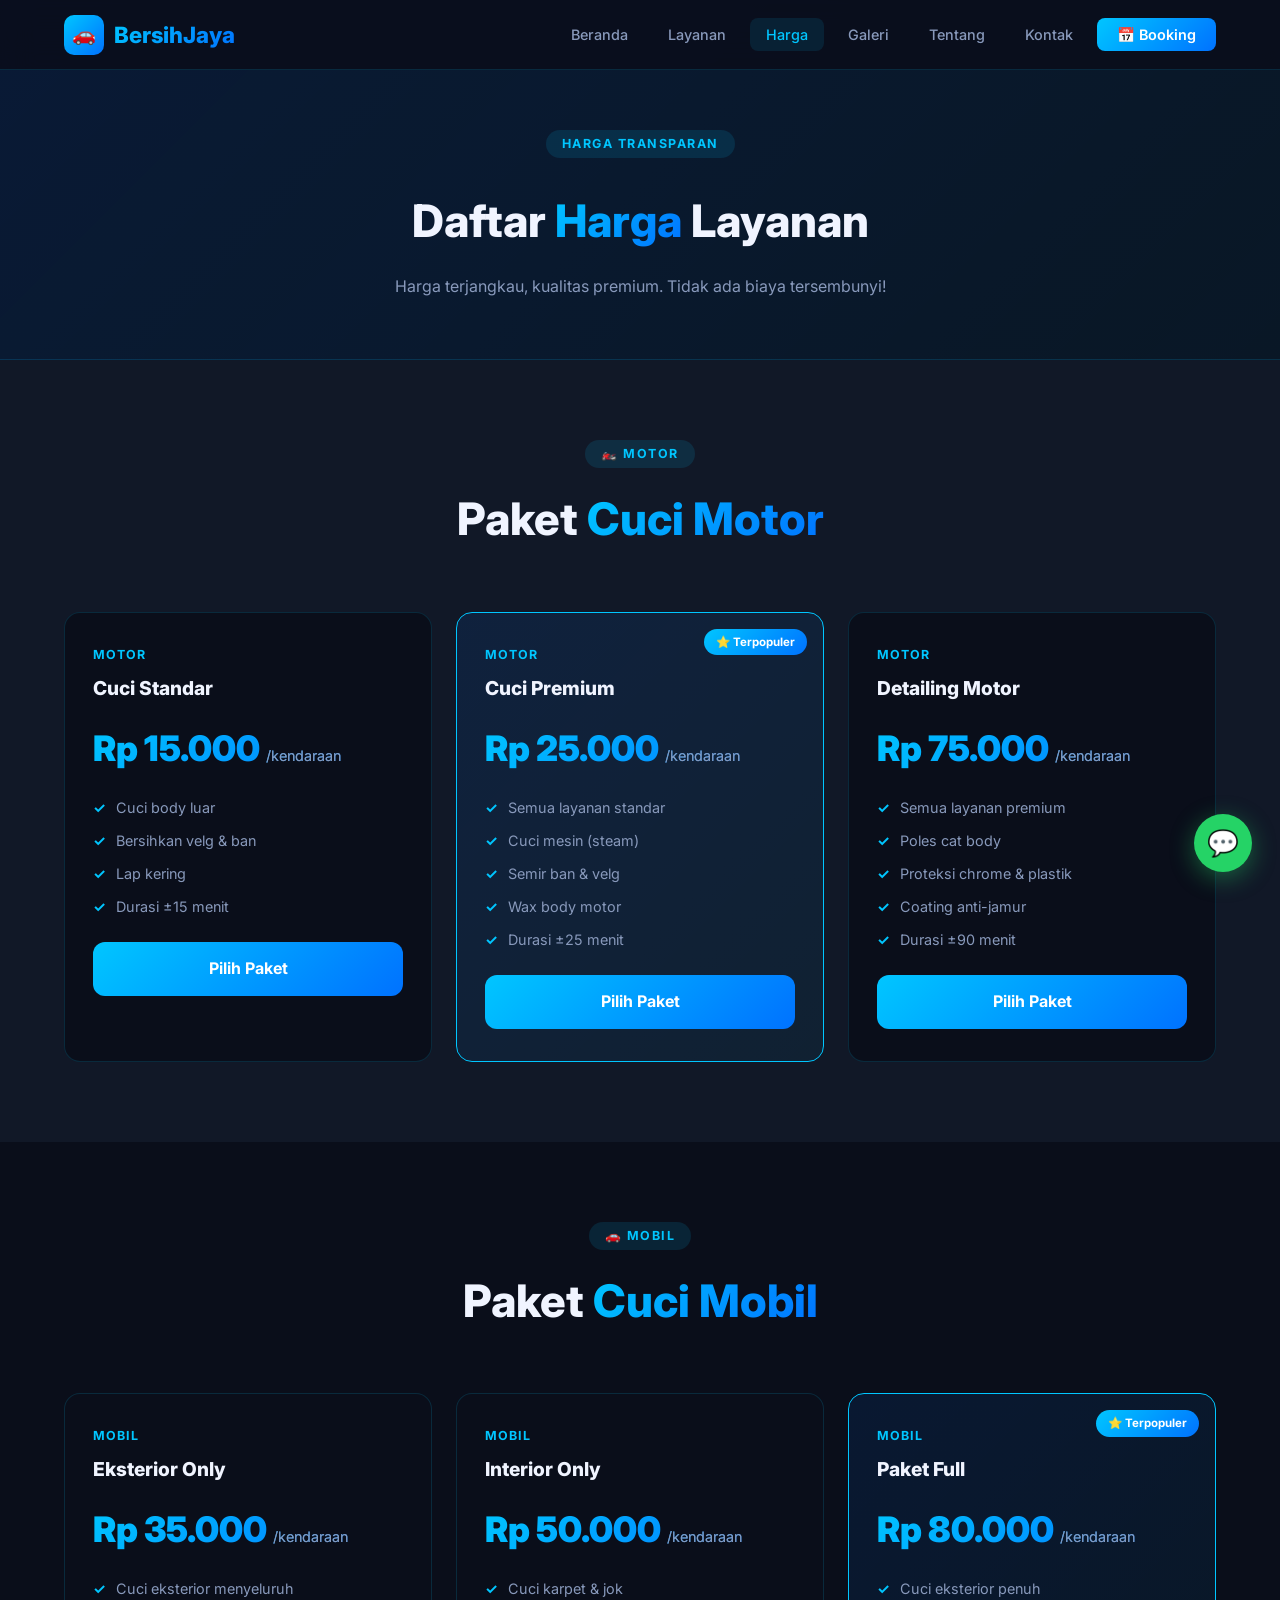
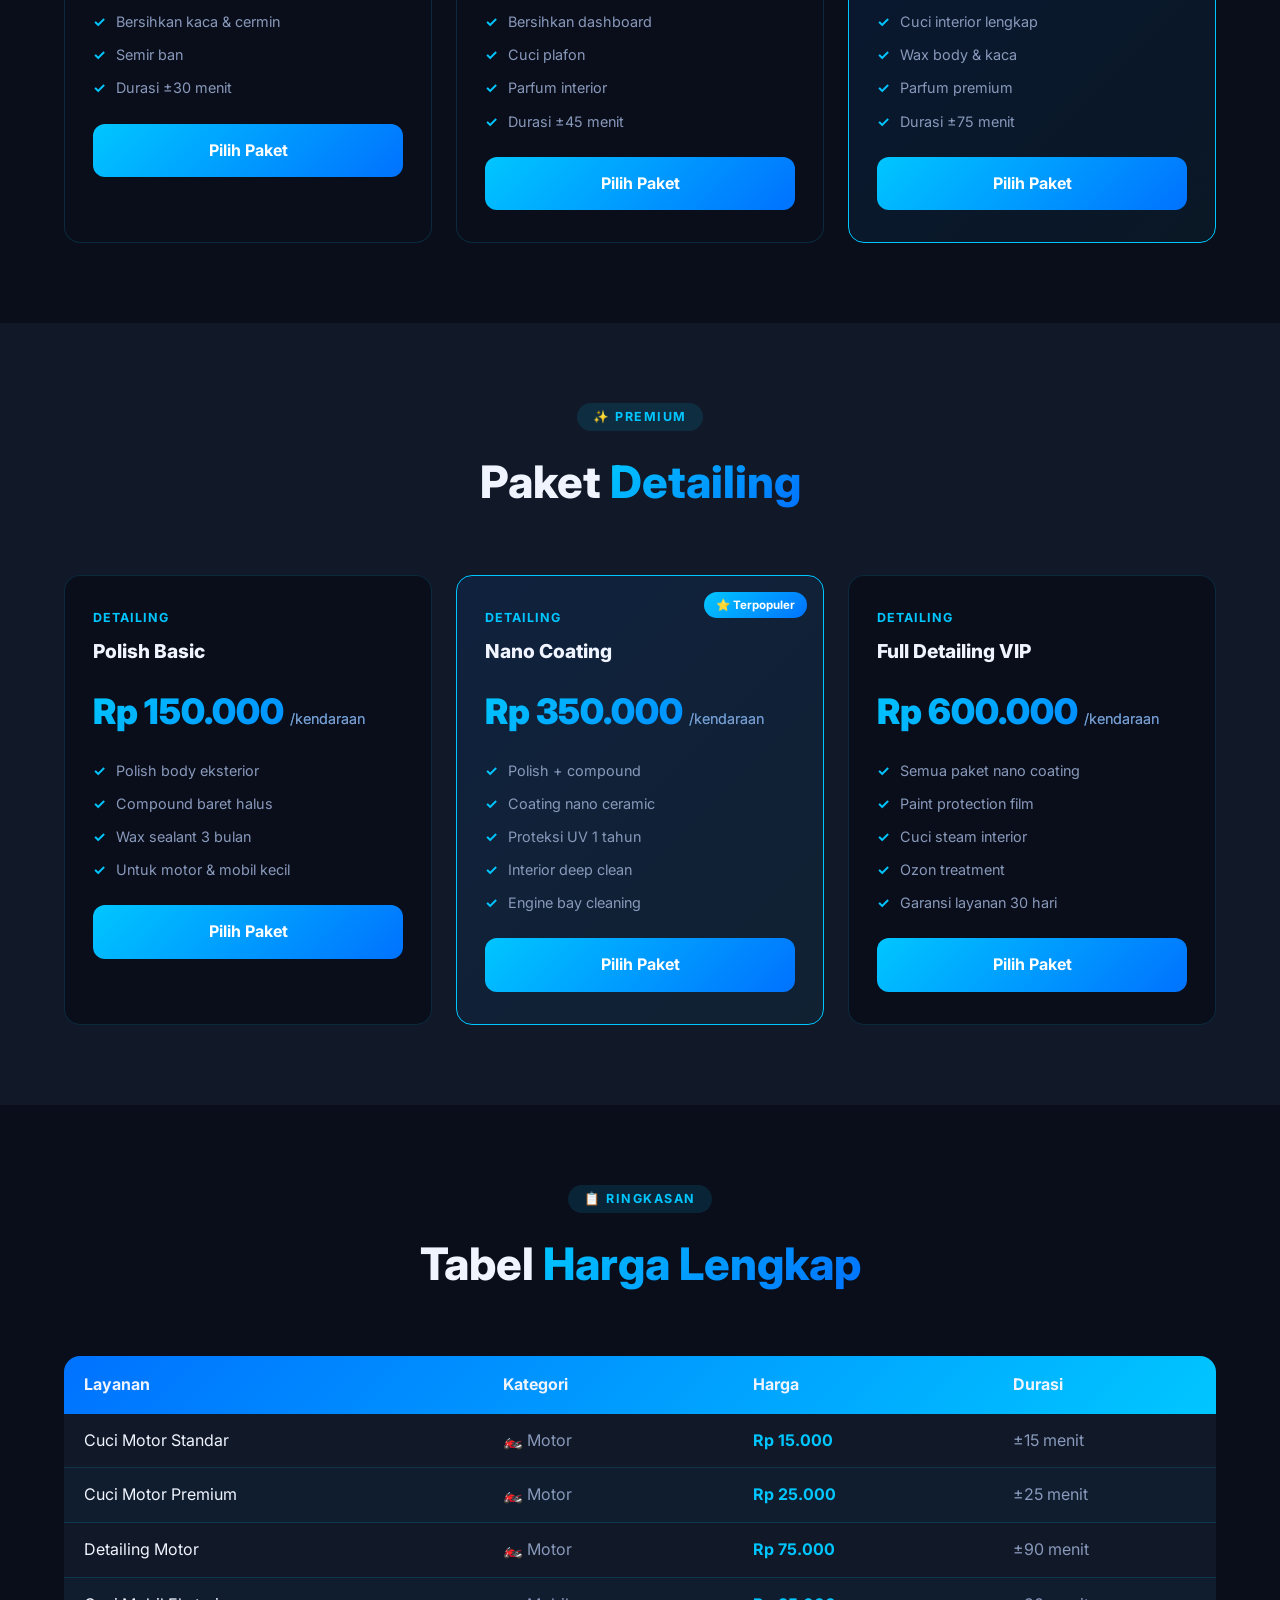
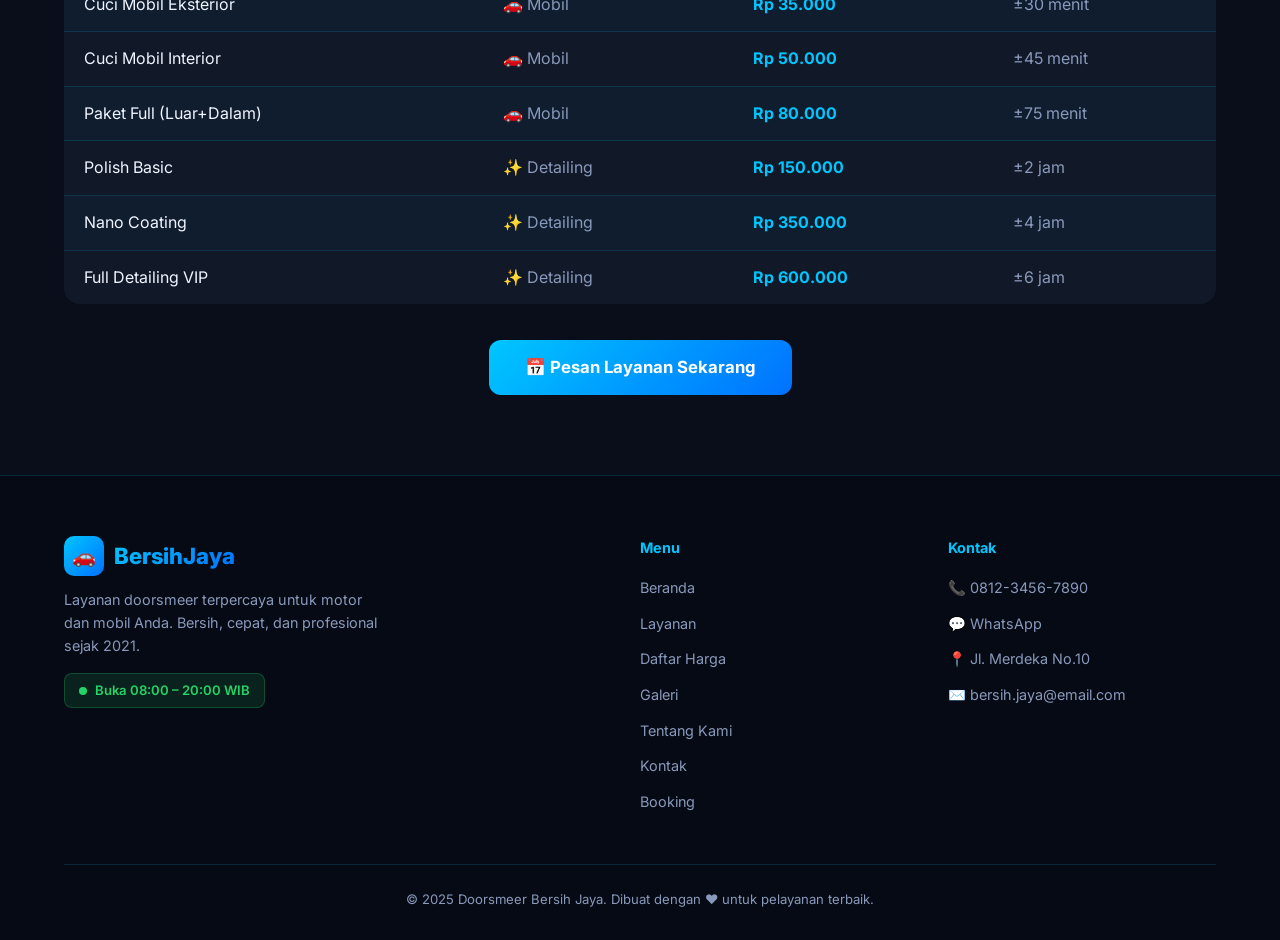
<file: harga.html>
<!DOCTYPE html>
<html lang="id">
<head>
  <meta charset="UTF-8" />
  <meta name="viewport" content="width=device-width, initial-scale=1.0" />
  <meta name="description" content="Daftar harga lengkap layanan cuci motor, cuci mobil, dan detailing di Doorsmeer Bersih Jaya." />
  <title>Daftar Harga | Doorsmeer Bersih Jaya</title>
  <link rel="stylesheet" href="css/style.css" />
</head>
<body>

  <nav class="navbar" id="navbar">
    <div class="nav-brand">
      <div class="logo-icon">🚗</div>
      <span>BersihJaya</span>
    </div>
    <button class="hamburger" id="hamburger" aria-label="Menu">
      <span></span><span></span><span></span>
    </button>
    <ul class="nav-links" id="navLinks">
      <li><a href="index.html">Beranda</a></li>
      <li><a href="layanan.html">Layanan</a></li>
      <li><a href="harga.html" class="active">Harga</a></li>
      <li><a href="galeri.html">Galeri</a></li>
      <li><a href="tentang.html">Tentang</a></li>
      <li><a href="kontak.html">Kontak</a></li>
      <li><a href="booking.html" class="btn-booking">📅 Booking</a></li>
    </ul>
  </nav>

  <!-- PAGE HEADER -->
  <div style="padding: calc(var(--nav-h) + 60px) 5% 60px; background: linear-gradient(135deg, rgba(0,114,255,0.12), rgba(0,198,255,0.05)); border-bottom: 1px solid var(--border); text-align:center;">
    <div class="section-badge reveal">Harga Transparan</div>
    <h1 class="section-title reveal" style="margin-top:12px;">Daftar <span>Harga</span> Layanan</h1>
    <p class="section-desc reveal">Harga terjangkau, kualitas premium. Tidak ada biaya tersembunyi!</p>
  </div>

  <!-- MOTOR -->
  <section class="price-section">
    <div class="section-header reveal">
      <div class="section-badge">🏍️ Motor</div>
      <h2 class="section-title">Paket <span>Cuci Motor</span></h2>
    </div>
    <div class="price-grid">
      <div class="price-card reveal">
        <div class="price-category">Motor</div>
        <div class="price-name">Cuci Standar</div>
        <div class="price-amount">Rp 15.000 <span>/kendaraan</span></div>
        <ul class="price-features">
          <li>Cuci body luar</li>
          <li>Bersihkan velg & ban</li>
          <li>Lap kering</li>
          <li>Durasi ±15 menit</li>
        </ul>
        <a href="booking.html" class="btn-primary">Pilih Paket</a>
      </div>
      <div class="price-card featured reveal">
        <div class="price-category">Motor</div>
        <div class="price-name">Cuci Premium</div>
        <div class="price-amount">Rp 25.000 <span>/kendaraan</span></div>
        <ul class="price-features">
          <li>Semua layanan standar</li>
          <li>Cuci mesin (steam)</li>
          <li>Semir ban & velg</li>
          <li>Wax body motor</li>
          <li>Durasi ±25 menit</li>
        </ul>
        <a href="booking.html" class="btn-primary">Pilih Paket</a>
      </div>
      <div class="price-card reveal">
        <div class="price-category">Motor</div>
        <div class="price-name">Detailing Motor</div>
        <div class="price-amount">Rp 75.000 <span>/kendaraan</span></div>
        <ul class="price-features">
          <li>Semua layanan premium</li>
          <li>Poles cat body</li>
          <li>Proteksi chrome & plastik</li>
          <li>Coating anti-jamur</li>
          <li>Durasi ±90 menit</li>
        </ul>
        <a href="booking.html" class="btn-primary">Pilih Paket</a>
      </div>
    </div>
  </section>

  <!-- MOBIL -->
  <section style="background: var(--bg-dark);">
    <div class="section-header reveal">
      <div class="section-badge">🚗 Mobil</div>
      <h2 class="section-title">Paket <span>Cuci Mobil</span></h2>
    </div>
    <div class="price-grid">
      <div class="price-card reveal">
        <div class="price-category">Mobil</div>
        <div class="price-name">Eksterior Only</div>
        <div class="price-amount">Rp 35.000 <span>/kendaraan</span></div>
        <ul class="price-features">
          <li>Cuci eksterior menyeluruh</li>
          <li>Bersihkan kaca & cermin</li>
          <li>Semir ban</li>
          <li>Durasi ±30 menit</li>
        </ul>
        <a href="booking.html" class="btn-primary">Pilih Paket</a>
      </div>
      <div class="price-card reveal">
        <div class="price-category">Mobil</div>
        <div class="price-name">Interior Only</div>
        <div class="price-amount">Rp 50.000 <span>/kendaraan</span></div>
        <ul class="price-features">
          <li>Cuci karpet & jok</li>
          <li>Bersihkan dashboard</li>
          <li>Cuci plafon</li>
          <li>Parfum interior</li>
          <li>Durasi ±45 menit</li>
        </ul>
        <a href="booking.html" class="btn-primary">Pilih Paket</a>
      </div>
      <div class="price-card featured reveal">
        <div class="price-category">Mobil</div>
        <div class="price-name">Paket Full</div>
        <div class="price-amount">Rp 80.000 <span>/kendaraan</span></div>
        <ul class="price-features">
          <li>Cuci eksterior penuh</li>
          <li>Cuci interior lengkap</li>
          <li>Wax body & kaca</li>
          <li>Parfum premium</li>
          <li>Durasi ±75 menit</li>
        </ul>
        <a href="booking.html" class="btn-primary">Pilih Paket</a>
      </div>
    </div>
  </section>

  <!-- DETAILING -->
  <section class="price-section">
    <div class="section-header reveal">
      <div class="section-badge">✨ Premium</div>
      <h2 class="section-title">Paket <span>Detailing</span></h2>
    </div>
    <div class="price-grid">
      <div class="price-card reveal">
        <div class="price-category">Detailing</div>
        <div class="price-name">Polish Basic</div>
        <div class="price-amount">Rp 150.000 <span>/kendaraan</span></div>
        <ul class="price-features">
          <li>Polish body eksterior</li>
          <li>Compound baret halus</li>
          <li>Wax sealant 3 bulan</li>
          <li>Untuk motor & mobil kecil</li>
        </ul>
        <a href="booking.html" class="btn-primary">Pilih Paket</a>
      </div>
      <div class="price-card featured reveal">
        <div class="price-category">Detailing</div>
        <div class="price-name">Nano Coating</div>
        <div class="price-amount">Rp 350.000 <span>/kendaraan</span></div>
        <ul class="price-features">
          <li>Polish + compound</li>
          <li>Coating nano ceramic</li>
          <li>Proteksi UV 1 tahun</li>
          <li>Interior deep clean</li>
          <li>Engine bay cleaning</li>
        </ul>
        <a href="booking.html" class="btn-primary">Pilih Paket</a>
      </div>
      <div class="price-card reveal">
        <div class="price-category">Detailing</div>
        <div class="price-name">Full Detailing VIP</div>
        <div class="price-amount">Rp 600.000 <span>/kendaraan</span></div>
        <ul class="price-features">
          <li>Semua paket nano coating</li>
          <li>Paint protection film</li>
          <li>Cuci steam interior</li>
          <li>Ozon treatment</li>
          <li>Garansi layanan 30 hari</li>
        </ul>
        <a href="booking.html" class="btn-primary">Pilih Paket</a>
      </div>
    </div>
  </section>

  <!-- TABEL RINGKASAN -->
  <section style="background: var(--bg-dark);">
    <div class="section-header reveal">
      <div class="section-badge">📋 Ringkasan</div>
      <h2 class="section-title">Tabel <span>Harga Lengkap</span></h2>
    </div>
    <div class="reveal" style="overflow-x:auto;">
      <table style="width:100%; border-collapse:collapse; background:var(--bg-card); border-radius:var(--radius); overflow:hidden;">
        <thead>
          <tr style="background:linear-gradient(135deg,#0072ff,#00c6ff);">
            <th style="padding:16px 20px; text-align:left; font-weight:700;">Layanan</th>
            <th style="padding:16px 20px; text-align:left; font-weight:700;">Kategori</th>
            <th style="padding:16px 20px; text-align:left; font-weight:700;">Harga</th>
            <th style="padding:16px 20px; text-align:left; font-weight:700;">Durasi</th>
          </tr>
        </thead>
        <tbody>
          <tr style="border-bottom:1px solid var(--border);">
            <td style="padding:14px 20px;">Cuci Motor Standar</td>
            <td style="padding:14px 20px; color:var(--text-muted);">🏍️ Motor</td>
            <td style="padding:14px 20px; color:var(--primary); font-weight:700;">Rp 15.000</td>
            <td style="padding:14px 20px; color:var(--text-muted);">±15 menit</td>
          </tr>
          <tr style="border-bottom:1px solid var(--border); background:rgba(0,198,255,0.03);">
            <td style="padding:14px 20px;">Cuci Motor Premium</td>
            <td style="padding:14px 20px; color:var(--text-muted);">🏍️ Motor</td>
            <td style="padding:14px 20px; color:var(--primary); font-weight:700;">Rp 25.000</td>
            <td style="padding:14px 20px; color:var(--text-muted);">±25 menit</td>
          </tr>
          <tr style="border-bottom:1px solid var(--border);">
            <td style="padding:14px 20px;">Detailing Motor</td>
            <td style="padding:14px 20px; color:var(--text-muted);">🏍️ Motor</td>
            <td style="padding:14px 20px; color:var(--primary); font-weight:700;">Rp 75.000</td>
            <td style="padding:14px 20px; color:var(--text-muted);">±90 menit</td>
          </tr>
          <tr style="border-bottom:1px solid var(--border); background:rgba(0,198,255,0.03);">
            <td style="padding:14px 20px;">Cuci Mobil Eksterior</td>
            <td style="padding:14px 20px; color:var(--text-muted);">🚗 Mobil</td>
            <td style="padding:14px 20px; color:var(--primary); font-weight:700;">Rp 35.000</td>
            <td style="padding:14px 20px; color:var(--text-muted);">±30 menit</td>
          </tr>
          <tr style="border-bottom:1px solid var(--border);">
            <td style="padding:14px 20px;">Cuci Mobil Interior</td>
            <td style="padding:14px 20px; color:var(--text-muted);">🚗 Mobil</td>
            <td style="padding:14px 20px; color:var(--primary); font-weight:700;">Rp 50.000</td>
            <td style="padding:14px 20px; color:var(--text-muted);">±45 menit</td>
          </tr>
          <tr style="border-bottom:1px solid var(--border); background:rgba(0,198,255,0.03);">
            <td style="padding:14px 20px;">Paket Full (Luar+Dalam)</td>
            <td style="padding:14px 20px; color:var(--text-muted);">🚗 Mobil</td>
            <td style="padding:14px 20px; color:var(--primary); font-weight:700;">Rp 80.000</td>
            <td style="padding:14px 20px; color:var(--text-muted);">±75 menit</td>
          </tr>
          <tr style="border-bottom:1px solid var(--border);">
            <td style="padding:14px 20px;">Polish Basic</td>
            <td style="padding:14px 20px; color:var(--text-muted);">✨ Detailing</td>
            <td style="padding:14px 20px; color:var(--primary); font-weight:700;">Rp 150.000</td>
            <td style="padding:14px 20px; color:var(--text-muted);">±2 jam</td>
          </tr>
          <tr style="border-bottom:1px solid var(--border); background:rgba(0,198,255,0.03);">
            <td style="padding:14px 20px;">Nano Coating</td>
            <td style="padding:14px 20px; color:var(--text-muted);">✨ Detailing</td>
            <td style="padding:14px 20px; color:var(--primary); font-weight:700;">Rp 350.000</td>
            <td style="padding:14px 20px; color:var(--text-muted);">±4 jam</td>
          </tr>
          <tr>
            <td style="padding:14px 20px;">Full Detailing VIP</td>
            <td style="padding:14px 20px; color:var(--text-muted);">✨ Detailing</td>
            <td style="padding:14px 20px; color:var(--primary); font-weight:700;">Rp 600.000</td>
            <td style="padding:14px 20px; color:var(--text-muted);">±6 jam</td>
          </tr>
        </tbody>
      </table>
    </div>
    <div style="text-align:center; margin-top:36px;" class="reveal">
      <a href="booking.html" class="btn-primary" style="font-size:1.05rem; padding:14px 36px;">📅 Pesan Layanan Sekarang</a>
    </div>
  </section>

  <footer>
    <div class="footer-grid">
      <div class="footer-brand">
        <div class="nav-brand" style="margin-bottom:12px;"><div class="logo-icon">🚗</div><span>BersihJaya</span></div>
        <p>Layanan doorsmeer terpercaya untuk motor dan mobil Anda. Bersih, cepat, dan profesional sejak 2021.</p>
        <div class="jam-ops" style="margin-top:16px;">Buka 08:00 – 20:00 WIB</div>
      </div>
      <div class="footer-col">
        <h5>Menu</h5>
        <ul>
          <li><a href="index.html">Beranda</a></li>
          <li><a href="layanan.html">Layanan</a></li>
          <li><a href="harga.html">Daftar Harga</a></li>
          <li><a href="galeri.html">Galeri</a></li>
          <li><a href="tentang.html">Tentang Kami</a></li>
          <li><a href="kontak.html">Kontak</a></li>
          <li><a href="booking.html">Booking</a></li>
        </ul>
      </div>
      <div class="footer-col">
        <h5>Kontak</h5>
        <ul>
          <li><a href="tel:+6281234567890">📞 0812-3456-7890</a></li>
          <li><a href="https://wa.me/6281234567890">💬 WhatsApp</a></li>
          <li><a href="#">📍 Jl. Merdeka No.10</a></li>
          <li><a href="#">✉️ bersih.jaya@email.com</a></li>
        </ul>
      </div>
    </div>
    <div class="footer-bottom">
      <p>© 2025 Doorsmeer Bersih Jaya. Dibuat dengan ❤️ untuk pelayanan terbaik.</p>
    </div>
  </footer>

  <a href="https://wa.me/6281234567890" class="float-wa" target="_blank" title="Chat WhatsApp">💬</a>
  <script src="js/script.js"></script>
</body>
</html>
</file>
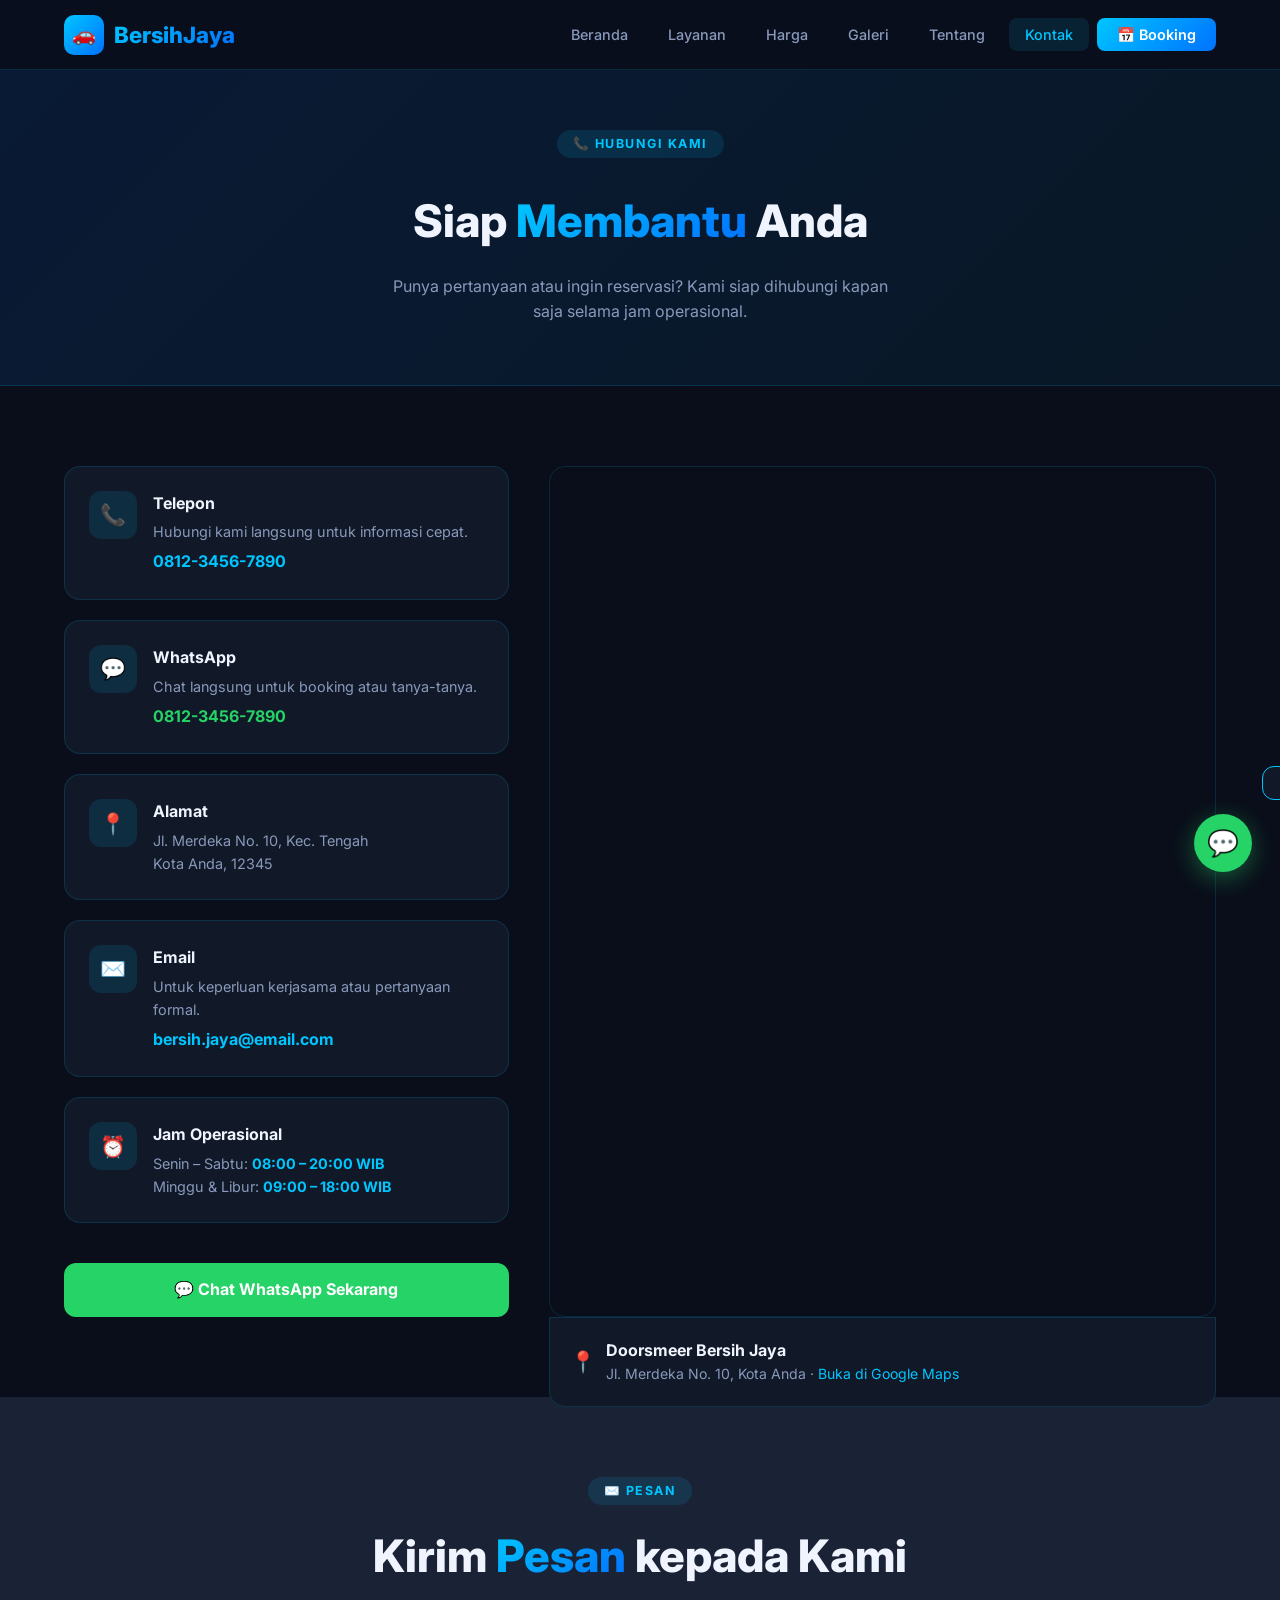
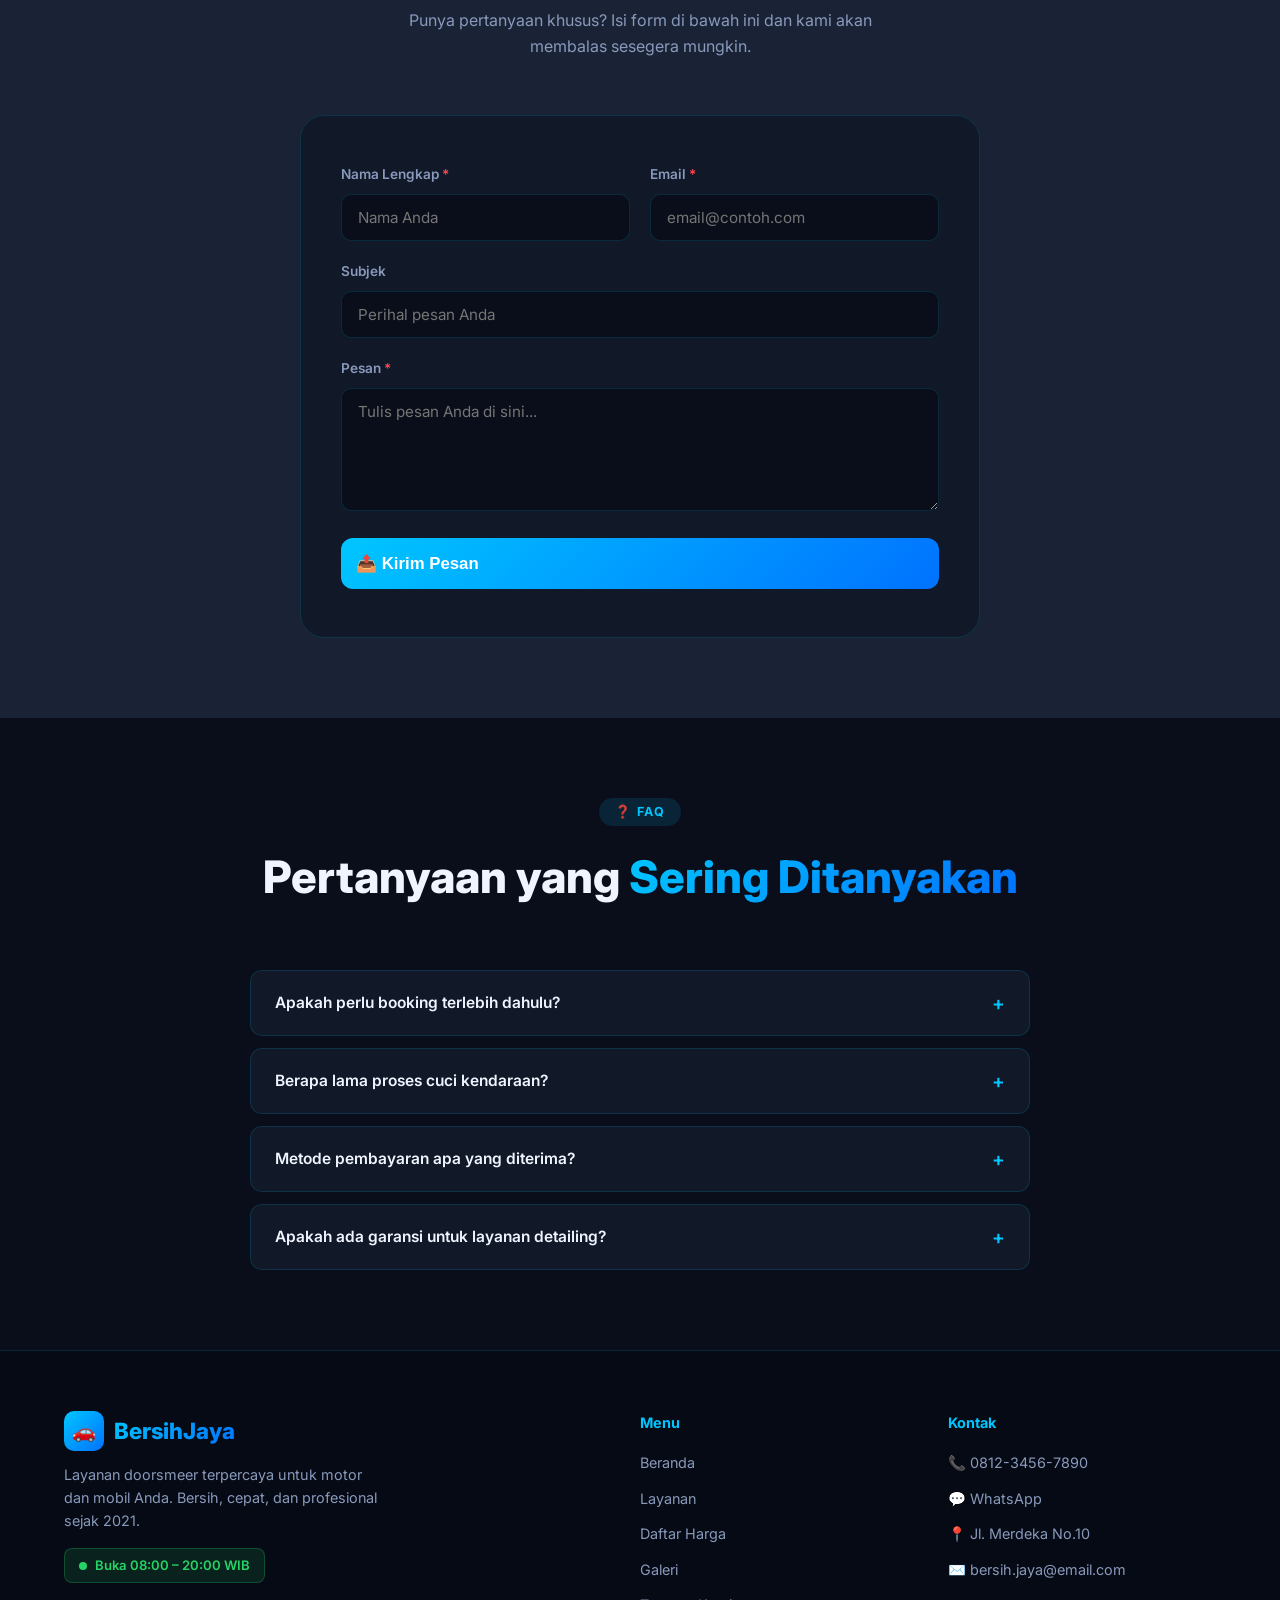
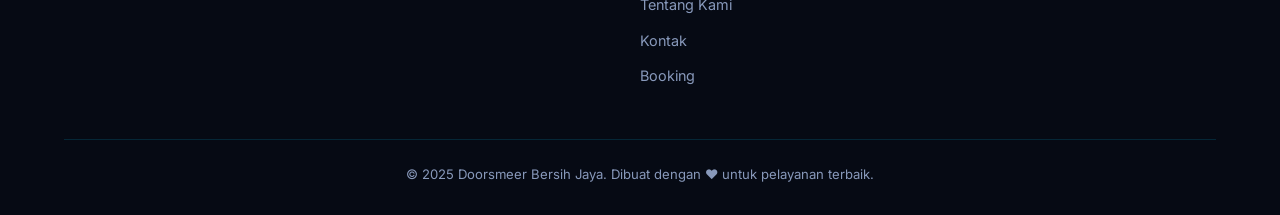
<file: kontak.html>
<!DOCTYPE html>
<html lang="id">
<head>
  <meta charset="UTF-8" />
  <meta name="viewport" content="width=device-width, initial-scale=1.0" />
  <meta name="description" content="Hubungi Doorsmeer Bersih Jaya - Nomor telepon, WhatsApp, dan lokasi kami." />
  <title>Kontak | Doorsmeer Bersih Jaya</title>
  <link rel="stylesheet" href="css/style.css" />
</head>
<body>

  <nav class="navbar" id="navbar">
    <div class="nav-brand">
      <div class="logo-icon">🚗</div>
      <span>BersihJaya</span>
    </div>
    <button class="hamburger" id="hamburger" aria-label="Menu">
      <span></span><span></span><span></span>
    </button>
    <ul class="nav-links" id="navLinks">
      <li><a href="index.html">Beranda</a></li>
      <li><a href="layanan.html">Layanan</a></li>
      <li><a href="harga.html">Harga</a></li>
      <li><a href="galeri.html">Galeri</a></li>
      <li><a href="tentang.html">Tentang</a></li>
      <li><a href="kontak.html" class="active">Kontak</a></li>
      <li><a href="booking.html" class="btn-booking">📅 Booking</a></li>
    </ul>
  </nav>

  <!-- PAGE HEADER -->
  <div style="padding: calc(var(--nav-h) + 60px) 5% 60px; background: linear-gradient(135deg, rgba(0,114,255,0.12), rgba(0,198,255,0.05)); border-bottom: 1px solid var(--border); text-align:center;">
    <div class="section-badge reveal">📞 Hubungi Kami</div>
    <h1 class="section-title reveal" style="margin-top:12px;">Siap <span>Membantu</span> Anda</h1>
    <p class="section-desc reveal">Punya pertanyaan atau ingin reservasi? Kami siap dihubungi kapan saja selama jam operasional.</p>
  </div>

  <!-- KONTAK UTAMA -->
  <section>
    <div class="contact-grid">
      <!-- INFO KONTAK -->
      <div class="contact-info">
        <div class="contact-card reveal">
          <div class="icon">📞</div>
          <div>
            <h4>Telepon</h4>
            <p>Hubungi kami langsung untuk informasi cepat.</p>
            <a href="tel:+6281234567890" style="color:var(--primary); font-weight:700; margin-top:6px; display:block;">0812-3456-7890</a>
          </div>
        </div>
        <div class="contact-card reveal">
          <div class="icon">💬</div>
          <div>
            <h4>WhatsApp</h4>
            <p>Chat langsung untuk booking atau tanya-tanya.</p>
            <a href="https://wa.me/6281234567890?text=Halo%20Bersih%20Jaya!" target="_blank" style="color:#25d366; font-weight:700; margin-top:6px; display:block;">0812-3456-7890</a>
          </div>
        </div>
        <div class="contact-card reveal">
          <div class="icon">📍</div>
          <div>
            <h4>Alamat</h4>
            <p>Jl. Merdeka No. 10, Kec. Tengah<br/>Kota Anda, 12345</p>
          </div>
        </div>
        <div class="contact-card reveal">
          <div class="icon">✉️</div>
          <div>
            <h4>Email</h4>
            <p>Untuk keperluan kerjasama atau pertanyaan formal.</p>
            <a href="mailto:bersih.jaya@email.com" style="color:var(--primary); font-weight:700; margin-top:6px; display:block;">bersih.jaya@email.com</a>
          </div>
        </div>
        <div class="contact-card reveal">
          <div class="icon">⏰</div>
          <div>
            <h4>Jam Operasional</h4>
            <p>Senin – Sabtu: <strong style="color:var(--primary);">08:00 – 20:00 WIB</strong></p>
            <p>Minggu & Libur: <strong style="color:var(--primary);">09:00 – 18:00 WIB</strong></p>
          </div>
        </div>
        <a href="https://wa.me/6281234567890?text=Halo%20Bersih%20Jaya%2C%20saya%20mau%20tanya%20tentang%20layanan" target="_blank" class="whatsapp-btn reveal" style="display:inline-flex; width:100%; justify-content:center;">
          💬 Chat WhatsApp Sekarang
        </a>
      </div>

      <!-- PETA LOKASI -->
      <div class="reveal">
        <div class="map-wrap" style="height:100%; min-height:450px;">
          <!-- Embed Google Maps (ganti src dengan lokasi Anda) -->
          <iframe
            src="https://www.google.com/maps/embed?pb=!1m18!1m12!1m3!1d3966.521260322283!2d106.8195613!3d-6.194741!2m3!1f0!2f0!3f0!3m2!1i1024!2i768!4f13.1!3m3!1m2!1s0x2e69f5390917b759%3A0x6b45e67356080477!2sGelora%20Bung%20Karno%20Stadium!5e0!3m2!1sen!2sid!4v1699999999999!5m2!1sen!2sid"
            width="100%" height="100%" style="border:0; min-height:450px;"
            allowfullscreen="" loading="lazy"
            referrerpolicy="no-referrer-when-downgrade"
            title="Lokasi Doorsmeer Bersih Jaya">
          </iframe>
        </div>
        <div style="background:var(--bg-card); border:1px solid var(--border); border-radius:0 0 var(--radius) var(--radius); padding:20px;">
          <div style="display:flex; align-items:center; gap:10px;">
            <span style="font-size:1.3rem;">📍</span>
            <div>
              <div style="font-weight:700;">Doorsmeer Bersih Jaya</div>
              <div style="color:var(--text-muted); font-size:0.88rem;">Jl. Merdeka No. 10, Kota Anda · <a href="https://maps.google.com" target="_blank" style="color:var(--primary);">Buka di Google Maps</a></div>
            </div>
          </div>
        </div>
      </div>
    </div>
  </section>

  <!-- FORM PESAN -->
  <section style="background:var(--bg-card2);">
    <div class="section-header reveal">
      <div class="section-badge">✉️ Pesan</div>
      <h2 class="section-title">Kirim <span>Pesan</span> kepada Kami</h2>
      <p class="section-desc">Punya pertanyaan khusus? Isi form di bawah ini dan kami akan membalas sesegera mungkin.</p>
    </div>
    <div class="booking-form reveal" style="max-width:680px;">
      <form id="kontakForm" novalidate>
        <div class="form-row">
          <div class="form-group">
            <label for="kNama">Nama Lengkap <span style="color:#ff4757;">*</span></label>
            <input type="text" id="kNama" placeholder="Nama Anda" />
            <div class="error-msg" id="errKNama">Nama wajib diisi.</div>
          </div>
          <div class="form-group">
            <label for="kEmail">Email <span style="color:#ff4757;">*</span></label>
            <input type="email" id="kEmail" placeholder="email@contoh.com" />
            <div class="error-msg" id="errKEmail">Email tidak valid.</div>
          </div>
        </div>
        <div class="form-group">
          <label for="kSubjek">Subjek</label>
          <input type="text" id="kSubjek" placeholder="Perihal pesan Anda" />
        </div>
        <div class="form-group">
          <label for="kPesan">Pesan <span style="color:#ff4757;">*</span></label>
          <textarea id="kPesan" rows="5" placeholder="Tulis pesan Anda di sini..."></textarea>
          <div class="error-msg" id="errKPesan">Pesan wajib diisi.</div>
        </div>
        <button type="submit" class="btn-primary form-submit" id="kontakSubmit">
          📤 Kirim Pesan
        </button>
      </form>
    </div>
  </section>

  <!-- FAQ -->
  <section>
    <div class="section-header reveal">
      <div class="section-badge">❓ FAQ</div>
      <h2 class="section-title">Pertanyaan yang <span>Sering Ditanyakan</span></h2>
    </div>
    <div style="max-width:780px; margin:0 auto; display:flex; flex-direction:column; gap:12px;">

      <div class="faq-item reveal" style="background:var(--bg-card); border:1px solid var(--border); border-radius:12px; overflow:hidden;">
        <button onclick="toggleFaq(this)" style="width:100%; padding:20px 24px; background:none; border:none; color:var(--text-light); font-family:inherit; font-size:0.97rem; font-weight:600; text-align:left; cursor:pointer; display:flex; justify-content:space-between; align-items:center;">
          Apakah perlu booking terlebih dahulu?
          <span style="font-size:1.2rem; transition:transform 0.3s; color:var(--primary);">+</span>
        </button>
        <div style="display:none; padding:0 24px 20px; color:var(--text-muted); font-size:0.9rem;">
          Booking sangat disarankan untuk menghindari antrian, terutama di akhir pekan. Namun pelanggan walk-in juga kami layani selama masih tersedia slot.
        </div>
      </div>

      <div class="faq-item reveal" style="background:var(--bg-card); border:1px solid var(--border); border-radius:12px; overflow:hidden;">
        <button onclick="toggleFaq(this)" style="width:100%; padding:20px 24px; background:none; border:none; color:var(--text-light); font-family:inherit; font-size:0.97rem; font-weight:600; text-align:left; cursor:pointer; display:flex; justify-content:space-between; align-items:center;">
          Berapa lama proses cuci kendaraan?
          <span style="font-size:1.2rem; transition:transform 0.3s; color:var(--primary);">+</span>
        </button>
        <div style="display:none; padding:0 24px 20px; color:var(--text-muted); font-size:0.9rem;">
          Cuci motor standar ±15 menit, premium ±25 menit. Cuci mobil eksterior ±30 menit, paket full ±75 menit. Detailing bisa 2–6 jam tergantung paket.
        </div>
      </div>

      <div class="faq-item reveal" style="background:var(--bg-card); border:1px solid var(--border); border-radius:12px; overflow:hidden;">
        <button onclick="toggleFaq(this)" style="width:100%; padding:20px 24px; background:none; border:none; color:var(--text-light); font-family:inherit; font-size:0.97rem; font-weight:600; text-align:left; cursor:pointer; display:flex; justify-content:space-between; align-items:center;">
          Metode pembayaran apa yang diterima?
          <span style="font-size:1.2rem; transition:transform 0.3s; color:var(--primary);">+</span>
        </button>
        <div style="display:none; padding:0 24px 20px; color:var(--text-muted); font-size:0.9rem;">
          Kami menerima pembayaran tunai, transfer bank, GoPay, OVO, dan QRIS. Tidak ada biaya tambahan untuk pembayaran digital.
        </div>
      </div>

      <div class="faq-item reveal" style="background:var(--bg-card); border:1px solid var(--border); border-radius:12px; overflow:hidden;">
        <button onclick="toggleFaq(this)" style="width:100%; padding:20px 24px; background:none; border:none; color:var(--text-light); font-family:inherit; font-size:0.97rem; font-weight:600; text-align:left; cursor:pointer; display:flex; justify-content:space-between; align-items:center;">
          Apakah ada garansi untuk layanan detailing?
          <span style="font-size:1.2rem; transition:transform 0.3s; color:var(--primary);">+</span>
        </button>
        <div style="display:none; padding:0 24px 20px; color:var(--text-muted); font-size:0.9rem;">
          Ya! Paket Nano Coating dan Full Detailing VIP dilengkapi garansi 30 hari. Jika ada masalah pada hasil coating, kami akan memperbaiki tanpa biaya tambahan.
        </div>
      </div>

    </div>
  </section>

  <div class="toast" id="toast"></div>

  <footer>
    <div class="footer-grid">
      <div class="footer-brand">
        <div class="nav-brand" style="margin-bottom:12px;"><div class="logo-icon">🚗</div><span>BersihJaya</span></div>
        <p>Layanan doorsmeer terpercaya untuk motor dan mobil Anda. Bersih, cepat, dan profesional sejak 2021.</p>
        <div class="jam-ops" style="margin-top:16px;">Buka 08:00 – 20:00 WIB</div>
      </div>
      <div class="footer-col">
        <h5>Menu</h5>
        <ul>
          <li><a href="index.html">Beranda</a></li>
          <li><a href="layanan.html">Layanan</a></li>
          <li><a href="harga.html">Daftar Harga</a></li>
          <li><a href="galeri.html">Galeri</a></li>
          <li><a href="tentang.html">Tentang Kami</a></li>
          <li><a href="kontak.html">Kontak</a></li>
          <li><a href="booking.html">Booking</a></li>
        </ul>
      </div>
      <div class="footer-col">
        <h5>Kontak</h5>
        <ul>
          <li><a href="tel:+6281234567890">📞 0812-3456-7890</a></li>
          <li><a href="https://wa.me/6281234567890">💬 WhatsApp</a></li>
          <li><a href="#">📍 Jl. Merdeka No.10</a></li>
          <li><a href="#">✉️ bersih.jaya@email.com</a></li>
        </ul>
      </div>
    </div>
    <div class="footer-bottom"><p>© 2025 Doorsmeer Bersih Jaya. Dibuat dengan ❤️ untuk pelayanan terbaik.</p></div>
  </footer>

  <a href="https://wa.me/6281234567890" class="float-wa" target="_blank" title="Chat WhatsApp">💬</a>

  <script src="js/script.js"></script>
  <script>
    function toggleFaq(btn) {
      const answer = btn.nextElementSibling;
      const icon = btn.querySelector('span');
      const isOpen = answer.style.display === 'block';
      answer.style.display = isOpen ? 'none' : 'block';
      icon.textContent = isOpen ? '+' : '–';
      icon.style.transform = isOpen ? 'rotate(0deg)' : 'rotate(45deg)';
    }

    // Form Kontak
    document.getElementById('kontakForm').addEventListener('submit', function(e) {
      e.preventDefault();
      let valid = true;
      const nama = document.getElementById('kNama');
      const email = document.getElementById('kEmail');
      const pesan = document.getElementById('kPesan');

      [nama, email, pesan].forEach(f => { f.classList.remove('error'); });
      ['errKNama','errKEmail','errKPesan'].forEach(id => document.getElementById(id).classList.remove('show'));

      if (!nama.value.trim() || nama.value.trim().length < 2) {
        nama.classList.add('error');
        document.getElementById('errKNama').classList.add('show');
        valid = false;
      }
      const emailReg = /^[^\s@]+@[^\s@]+\.[^\s@]+$/;
      if (!emailReg.test(email.value)) {
        email.classList.add('error');
        document.getElementById('errKEmail').classList.add('show');
        valid = false;
      }
      if (!pesan.value.trim()) {
        pesan.classList.add('error');
        document.getElementById('errKPesan').classList.add('show');
        valid = false;
      }
      if (valid) {
        showToast('✅ Pesan berhasil dikirim! Kami akan membalas segera.', 'success');
        this.reset();
      }
    });

    function showToast(msg, type) {
      const t = document.getElementById('toast');
      t.textContent = msg;
      t.className = 'toast show ' + (type || '');
      setTimeout(() => t.classList.remove('show'), 4000);
    }
  </script>
</body>
</html>
</file>
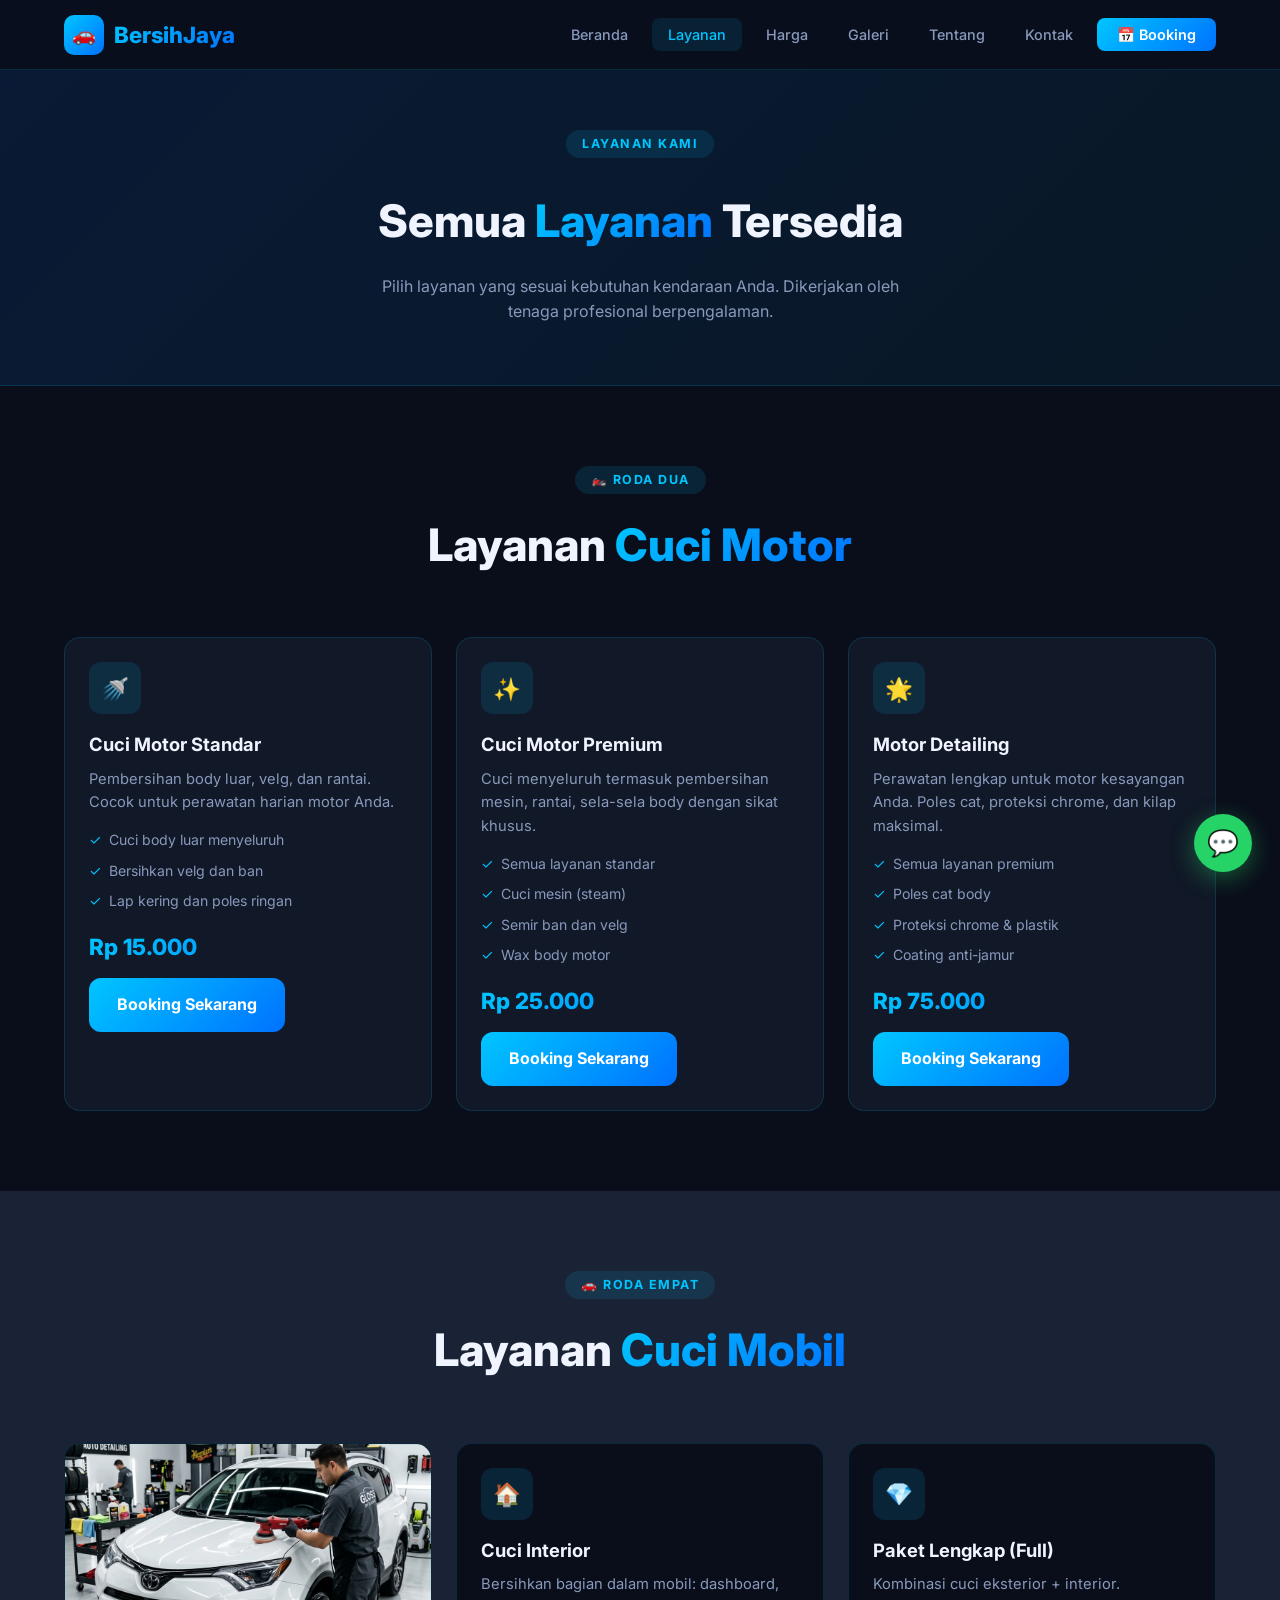
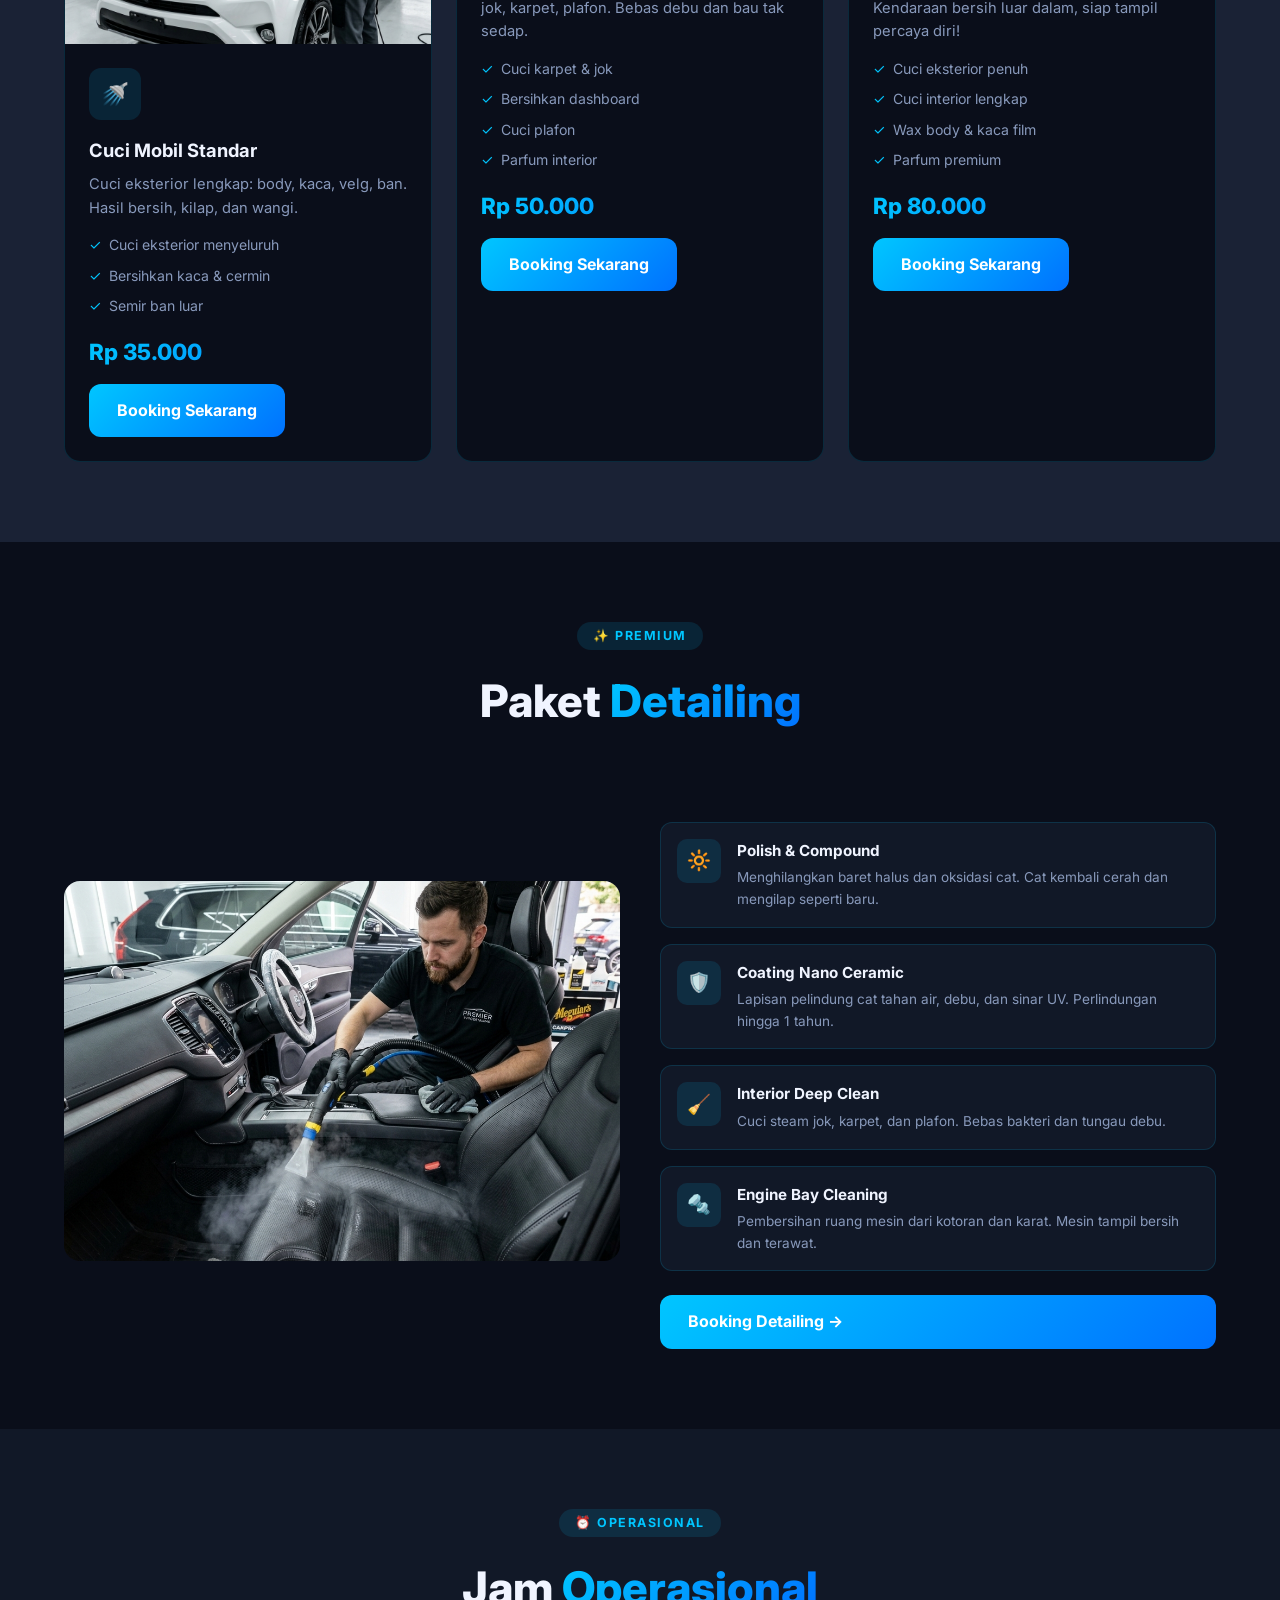
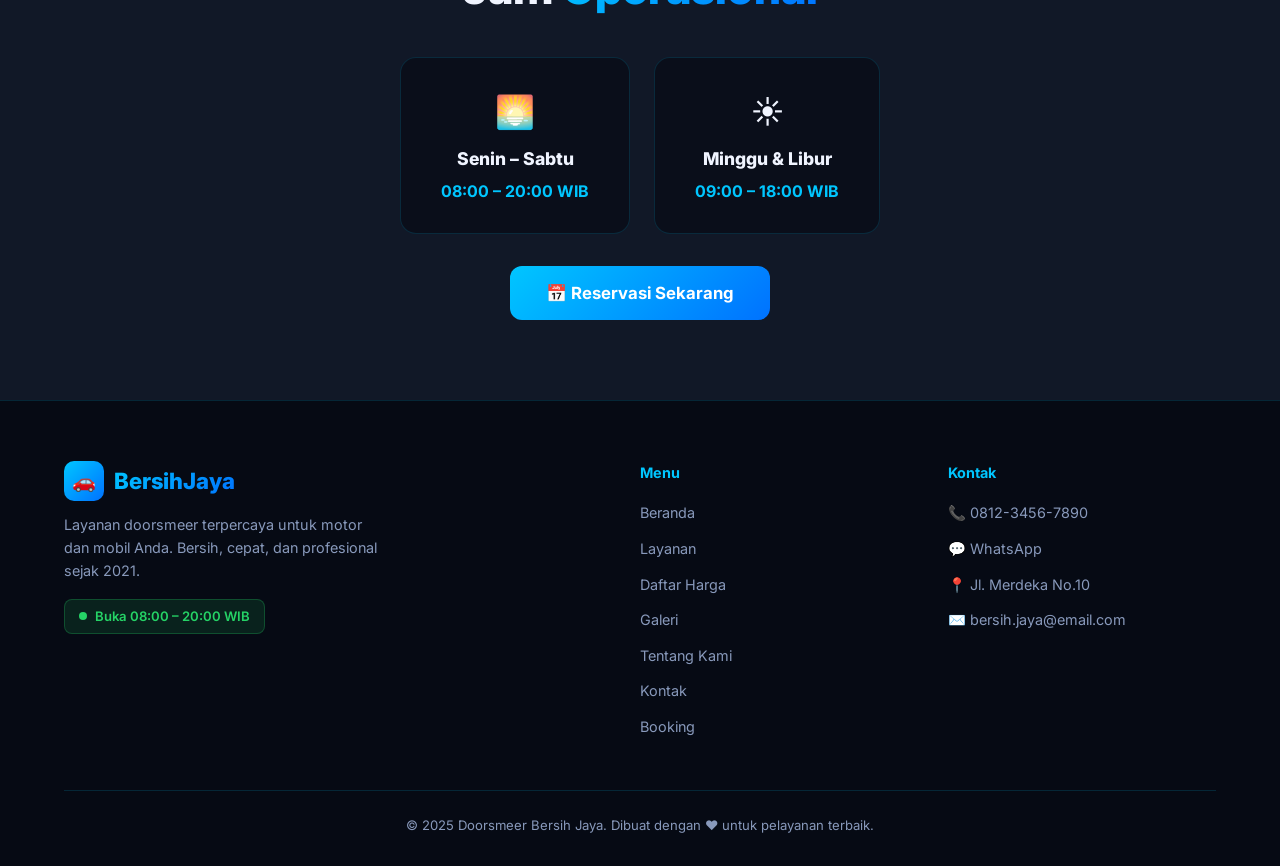
<file: layanan.html>
<!DOCTYPE html>
<html lang="id">
<head>
  <meta charset="UTF-8" />
  <meta name="viewport" content="width=device-width, initial-scale=1.0" />
  <meta name="description" content="Layanan cuci motor, cuci mobil, dan paket detailing premium di Doorsmeer Bersih Jaya." />
  <title>Layanan | Doorsmeer Bersih Jaya</title>
  <link rel="stylesheet" href="css/style.css" />
</head>
<body>

  <nav class="navbar" id="navbar">
    <div class="nav-brand">
      <div class="logo-icon">🚗</div>
      <span>BersihJaya</span>
    </div>
    <button class="hamburger" id="hamburger" aria-label="Menu">
      <span></span><span></span><span></span>
    </button>
    <ul class="nav-links" id="navLinks">
      <li><a href="index.html">Beranda</a></li>
      <li><a href="layanan.html" class="active">Layanan</a></li>
      <li><a href="harga.html">Harga</a></li>
      <li><a href="galeri.html">Galeri</a></li>
      <li><a href="tentang.html">Tentang</a></li>
      <li><a href="kontak.html">Kontak</a></li>
      <li><a href="booking.html" class="btn-booking">📅 Booking</a></li>
    </ul>
  </nav>

  <!-- PAGE HEADER -->
  <div style="padding: calc(var(--nav-h) + 60px) 5% 60px; background: linear-gradient(135deg, rgba(0,114,255,0.12), rgba(0,198,255,0.05)); border-bottom: 1px solid var(--border); text-align:center;">
    <div class="section-badge reveal">Layanan Kami</div>
    <h1 class="section-title reveal" style="margin-top:12px;">Semua <span>Layanan</span> Tersedia</h1>
    <p class="section-desc reveal">Pilih layanan yang sesuai kebutuhan kendaraan Anda. Dikerjakan oleh tenaga profesional berpengalaman.</p>
  </div>

  <!-- CUCI MOTOR -->
  <section style="background: var(--bg-dark);">
    <div class="section-header reveal">
      <div class="section-badge">🏍️ Roda Dua</div>
      <h2 class="section-title">Layanan <span>Cuci Motor</span></h2>
    </div>
    <div class="cards-grid">
      <div class="card reveal">
        <div class="card-body">
          <div class="card-icon">🚿</div>
          <h3>Cuci Motor Standar</h3>
          <p>Pembersihan body luar, velg, dan rantai. Cocok untuk perawatan harian motor Anda.</p>
          <ul style="margin-top:14px; display:flex; flex-direction:column; gap:8px;">
            <li style="display:flex; gap:8px; color:var(--text-muted); font-size:0.88rem;"><span style="color:var(--primary);">✓</span> Cuci body luar menyeluruh</li>
            <li style="display:flex; gap:8px; color:var(--text-muted); font-size:0.88rem;"><span style="color:var(--primary);">✓</span> Bersihkan velg dan ban</li>
            <li style="display:flex; gap:8px; color:var(--text-muted); font-size:0.88rem;"><span style="color:var(--primary);">✓</span> Lap kering dan poles ringan</li>
          </ul>
          <div style="margin-top:16px; font-size:1.4rem; font-weight:800; background:var(--gradient); -webkit-background-clip:text; -webkit-text-fill-color:transparent;">Rp 15.000</div>
          <a href="booking.html" class="btn-primary" style="margin-top:14px;">Booking Sekarang</a>
        </div>
      </div>
      <div class="card reveal">
        <div class="card-body">
          <div class="card-icon">✨</div>
          <h3>Cuci Motor Premium</h3>
          <p>Cuci menyeluruh termasuk pembersihan mesin, rantai, sela-sela body dengan sikat khusus.</p>
          <ul style="margin-top:14px; display:flex; flex-direction:column; gap:8px;">
            <li style="display:flex; gap:8px; color:var(--text-muted); font-size:0.88rem;"><span style="color:var(--primary);">✓</span> Semua layanan standar</li>
            <li style="display:flex; gap:8px; color:var(--text-muted); font-size:0.88rem;"><span style="color:var(--primary);">✓</span> Cuci mesin (steam)</li>
            <li style="display:flex; gap:8px; color:var(--text-muted); font-size:0.88rem;"><span style="color:var(--primary);">✓</span> Semir ban dan velg</li>
            <li style="display:flex; gap:8px; color:var(--text-muted); font-size:0.88rem;"><span style="color:var(--primary);">✓</span> Wax body motor</li>
          </ul>
          <div style="margin-top:16px; font-size:1.4rem; font-weight:800; background:var(--gradient); -webkit-background-clip:text; -webkit-text-fill-color:transparent;">Rp 25.000</div>
          <a href="booking.html" class="btn-primary" style="margin-top:14px;">Booking Sekarang</a>
        </div>
      </div>
      <div class="card reveal">
        <div class="card-body">
          <div class="card-icon">🌟</div>
          <h3>Motor Detailing</h3>
          <p>Perawatan lengkap untuk motor kesayangan Anda. Poles cat, proteksi chrome, dan kilap maksimal.</p>
          <ul style="margin-top:14px; display:flex; flex-direction:column; gap:8px;">
            <li style="display:flex; gap:8px; color:var(--text-muted); font-size:0.88rem;"><span style="color:var(--primary);">✓</span> Semua layanan premium</li>
            <li style="display:flex; gap:8px; color:var(--text-muted); font-size:0.88rem;"><span style="color:var(--primary);">✓</span> Poles cat body</li>
            <li style="display:flex; gap:8px; color:var(--text-muted); font-size:0.88rem;"><span style="color:var(--primary);">✓</span> Proteksi chrome & plastik</li>
            <li style="display:flex; gap:8px; color:var(--text-muted); font-size:0.88rem;"><span style="color:var(--primary);">✓</span> Coating anti-jamur</li>
          </ul>
          <div style="margin-top:16px; font-size:1.4rem; font-weight:800; background:var(--gradient); -webkit-background-clip:text; -webkit-text-fill-color:transparent;">Rp 75.000</div>
          <a href="booking.html" class="btn-primary" style="margin-top:14px;">Booking Sekarang</a>
        </div>
      </div>
    </div>
  </section>

  <!-- CUCI MOBIL -->
  <section style="background: var(--bg-card2);">
    <div class="section-header reveal">
      <div class="section-badge">🚗 Roda Empat</div>
      <h2 class="section-title">Layanan <span>Cuci Mobil</span></h2>
    </div>
    <div class="cards-grid">
      <div class="card reveal" style="background:var(--bg-dark);">
        <img src="images/mobil.png" alt="Cuci Mobil Standar" class="card-img"/>
        <div class="card-body">
          <div class="card-icon">🚿</div>
          <h3>Cuci Mobil Standar</h3>
          <p>Cuci eksterior lengkap: body, kaca, velg, ban. Hasil bersih, kilap, dan wangi.</p>
          <ul style="margin-top:14px; display:flex; flex-direction:column; gap:8px;">
            <li style="display:flex; gap:8px; color:var(--text-muted); font-size:0.88rem;"><span style="color:var(--primary);">✓</span> Cuci eksterior menyeluruh</li>
            <li style="display:flex; gap:8px; color:var(--text-muted); font-size:0.88rem;"><span style="color:var(--primary);">✓</span> Bersihkan kaca & cermin</li>
            <li style="display:flex; gap:8px; color:var(--text-muted); font-size:0.88rem;"><span style="color:var(--primary);">✓</span> Semir ban luar</li>
          </ul>
          <div style="margin-top:16px; font-size:1.4rem; font-weight:800; background:var(--gradient); -webkit-background-clip:text; -webkit-text-fill-color:transparent;">Rp 35.000</div>
          <a href="booking.html" class="btn-primary" style="margin-top:14px;">Booking Sekarang</a>
        </div>
      </div>
      <div class="card reveal" style="background:var(--bg-dark);">
        <div class="card-body">
          <div class="card-icon">🏠</div>
          <h3>Cuci Interior</h3>
          <p>Bersihkan bagian dalam mobil: dashboard, jok, karpet, plafon. Bebas debu dan bau tak sedap.</p>
          <ul style="margin-top:14px; display:flex; flex-direction:column; gap:8px;">
            <li style="display:flex; gap:8px; color:var(--text-muted); font-size:0.88rem;"><span style="color:var(--primary);">✓</span> Cuci karpet & jok</li>
            <li style="display:flex; gap:8px; color:var(--text-muted); font-size:0.88rem;"><span style="color:var(--primary);">✓</span> Bersihkan dashboard</li>
            <li style="display:flex; gap:8px; color:var(--text-muted); font-size:0.88rem;"><span style="color:var(--primary);">✓</span> Cuci plafon</li>
            <li style="display:flex; gap:8px; color:var(--text-muted); font-size:0.88rem;"><span style="color:var(--primary);">✓</span> Parfum interior</li>
          </ul>
          <div style="margin-top:16px; font-size:1.4rem; font-weight:800; background:var(--gradient); -webkit-background-clip:text; -webkit-text-fill-color:transparent;">Rp 50.000</div>
          <a href="booking.html" class="btn-primary" style="margin-top:14px;">Booking Sekarang</a>
        </div>
      </div>
      <div class="card reveal" style="background:var(--bg-dark);">
        <div class="card-body">
          <div class="card-icon">💎</div>
          <h3>Paket Lengkap (Full)</h3>
          <p>Kombinasi cuci eksterior + interior. Kendaraan bersih luar dalam, siap tampil percaya diri!</p>
          <ul style="margin-top:14px; display:flex; flex-direction:column; gap:8px;">
            <li style="display:flex; gap:8px; color:var(--text-muted); font-size:0.88rem;"><span style="color:var(--primary);">✓</span> Cuci eksterior penuh</li>
            <li style="display:flex; gap:8px; color:var(--text-muted); font-size:0.88rem;"><span style="color:var(--primary);">✓</span> Cuci interior lengkap</li>
            <li style="display:flex; gap:8px; color:var(--text-muted); font-size:0.88rem;"><span style="color:var(--primary);">✓</span> Wax body & kaca film</li>
            <li style="display:flex; gap:8px; color:var(--text-muted); font-size:0.88rem;"><span style="color:var(--primary);">✓</span> Parfum premium</li>
          </ul>
          <div style="margin-top:16px; font-size:1.4rem; font-weight:800; background:var(--gradient); -webkit-background-clip:text; -webkit-text-fill-color:transparent;">Rp 80.000</div>
          <a href="booking.html" class="btn-primary" style="margin-top:14px;">Booking Sekarang</a>
        </div>
      </div>
    </div>
  </section>

  <!-- DETAILING -->
  <section style="background: var(--bg-dark);">
    <div class="section-header reveal">
      <div class="section-badge">✨ Premium</div>
      <h2 class="section-title">Paket <span>Detailing</span></h2>
    </div>
    <div class="grid-2col align-center">
      <div class="reveal">
        <img src="images/detailing.png" alt="Detailing" style="border-radius:var(--radius); width:100%; height:380px; object-fit:cover;" />
      </div>
      <div class="feature-list reveal">
        <div class="feature-item">
          <div class="icon">🔆</div>
          <div>
            <h4>Polish & Compound</h4>
            <p>Menghilangkan baret halus dan oksidasi cat. Cat kembali cerah dan mengilap seperti baru.</p>
          </div>
        </div>
        <div class="feature-item">
          <div class="icon">🛡️</div>
          <div>
            <h4>Coating Nano Ceramic</h4>
            <p>Lapisan pelindung cat tahan air, debu, dan sinar UV. Perlindungan hingga 1 tahun.</p>
          </div>
        </div>
        <div class="feature-item">
          <div class="icon">🧹</div>
          <div>
            <h4>Interior Deep Clean</h4>
            <p>Cuci steam jok, karpet, dan plafon. Bebas bakteri dan tungau debu.</p>
          </div>
        </div>
        <div class="feature-item">
          <div class="icon">🔩</div>
          <div>
            <h4>Engine Bay Cleaning</h4>
            <p>Pembersihan ruang mesin dari kotoran dan karat. Mesin tampil bersih dan terawat.</p>
          </div>
        </div>
        <a href="booking.html" class="btn-primary" style="margin-top:8px;">Booking Detailing →</a>
      </div>
    </div>
  </section>

  <!-- JAM OPERASIONAL -->
  <section style="background:var(--bg-card); text-align:center;">
    <div class="section-header reveal" style="margin-bottom:32px;">
      <div class="section-badge">⏰ Operasional</div>
      <h2 class="section-title">Jam <span>Operasional</span></h2>
    </div>
    <div style="display:flex; justify-content:center; gap:24px; flex-wrap:wrap;" class="reveal">
      <div style="background:var(--bg-dark); border:1px solid var(--border); border-radius:var(--radius); padding:28px 40px; min-width:200px;">
        <div style="font-size:2rem; margin-bottom:8px;">🌅</div>
        <div style="font-weight:800; font-size:1.1rem;">Senin – Sabtu</div>
        <div style="color:var(--primary); font-weight:700; margin-top:6px;">08:00 – 20:00 WIB</div>
      </div>
      <div style="background:var(--bg-dark); border:1px solid var(--border); border-radius:var(--radius); padding:28px 40px; min-width:200px;">
        <div style="font-size:2rem; margin-bottom:8px;">☀️</div>
        <div style="font-weight:800; font-size:1.1rem;">Minggu & Libur</div>
        <div style="color:var(--primary); font-weight:700; margin-top:6px;">09:00 – 18:00 WIB</div>
      </div>
    </div>
    <div style="margin-top:32px;" class="reveal">
      <a href="booking.html" class="btn-primary" style="font-size:1.05rem; padding:14px 36px;">📅 Reservasi Sekarang</a>
    </div>
  </section>

  <footer>
    <div class="footer-grid">
      <div class="footer-brand">
        <div class="nav-brand" style="margin-bottom:12px;"><div class="logo-icon">🚗</div><span>BersihJaya</span></div>
        <p>Layanan doorsmeer terpercaya untuk motor dan mobil Anda. Bersih, cepat, dan profesional sejak 2021.</p>
        <div class="jam-ops" style="margin-top:16px;">Buka 08:00 – 20:00 WIB</div>
      </div>
      <div class="footer-col">
        <h5>Menu</h5>
        <ul>
          <li><a href="index.html">Beranda</a></li>
          <li><a href="layanan.html">Layanan</a></li>
          <li><a href="harga.html">Daftar Harga</a></li>
          <li><a href="galeri.html">Galeri</a></li>
          <li><a href="tentang.html">Tentang Kami</a></li>
          <li><a href="kontak.html">Kontak</a></li>
          <li><a href="booking.html">Booking</a></li>
        </ul>
      </div>
      <div class="footer-col">
        <h5>Kontak</h5>
        <ul>
          <li><a href="tel:+6281234567890">📞 0812-3456-7890</a></li>
          <li><a href="https://wa.me/6281234567890">💬 WhatsApp</a></li>
          <li><a href="#">📍 Jl. Merdeka No.10</a></li>
          <li><a href="#">✉️ bersih.jaya@email.com</a></li>
        </ul>
      </div>
    </div>
    <div class="footer-bottom">
      <p>© 2025 Doorsmeer Bersih Jaya. Dibuat dengan ❤️ untuk pelayanan terbaik.</p>
    </div>
  </footer>

  <a href="https://wa.me/6281234567890" class="float-wa" target="_blank" title="Chat WhatsApp">💬</a>
  <script src="js/script.js"></script>
</body>
</html>
</file>
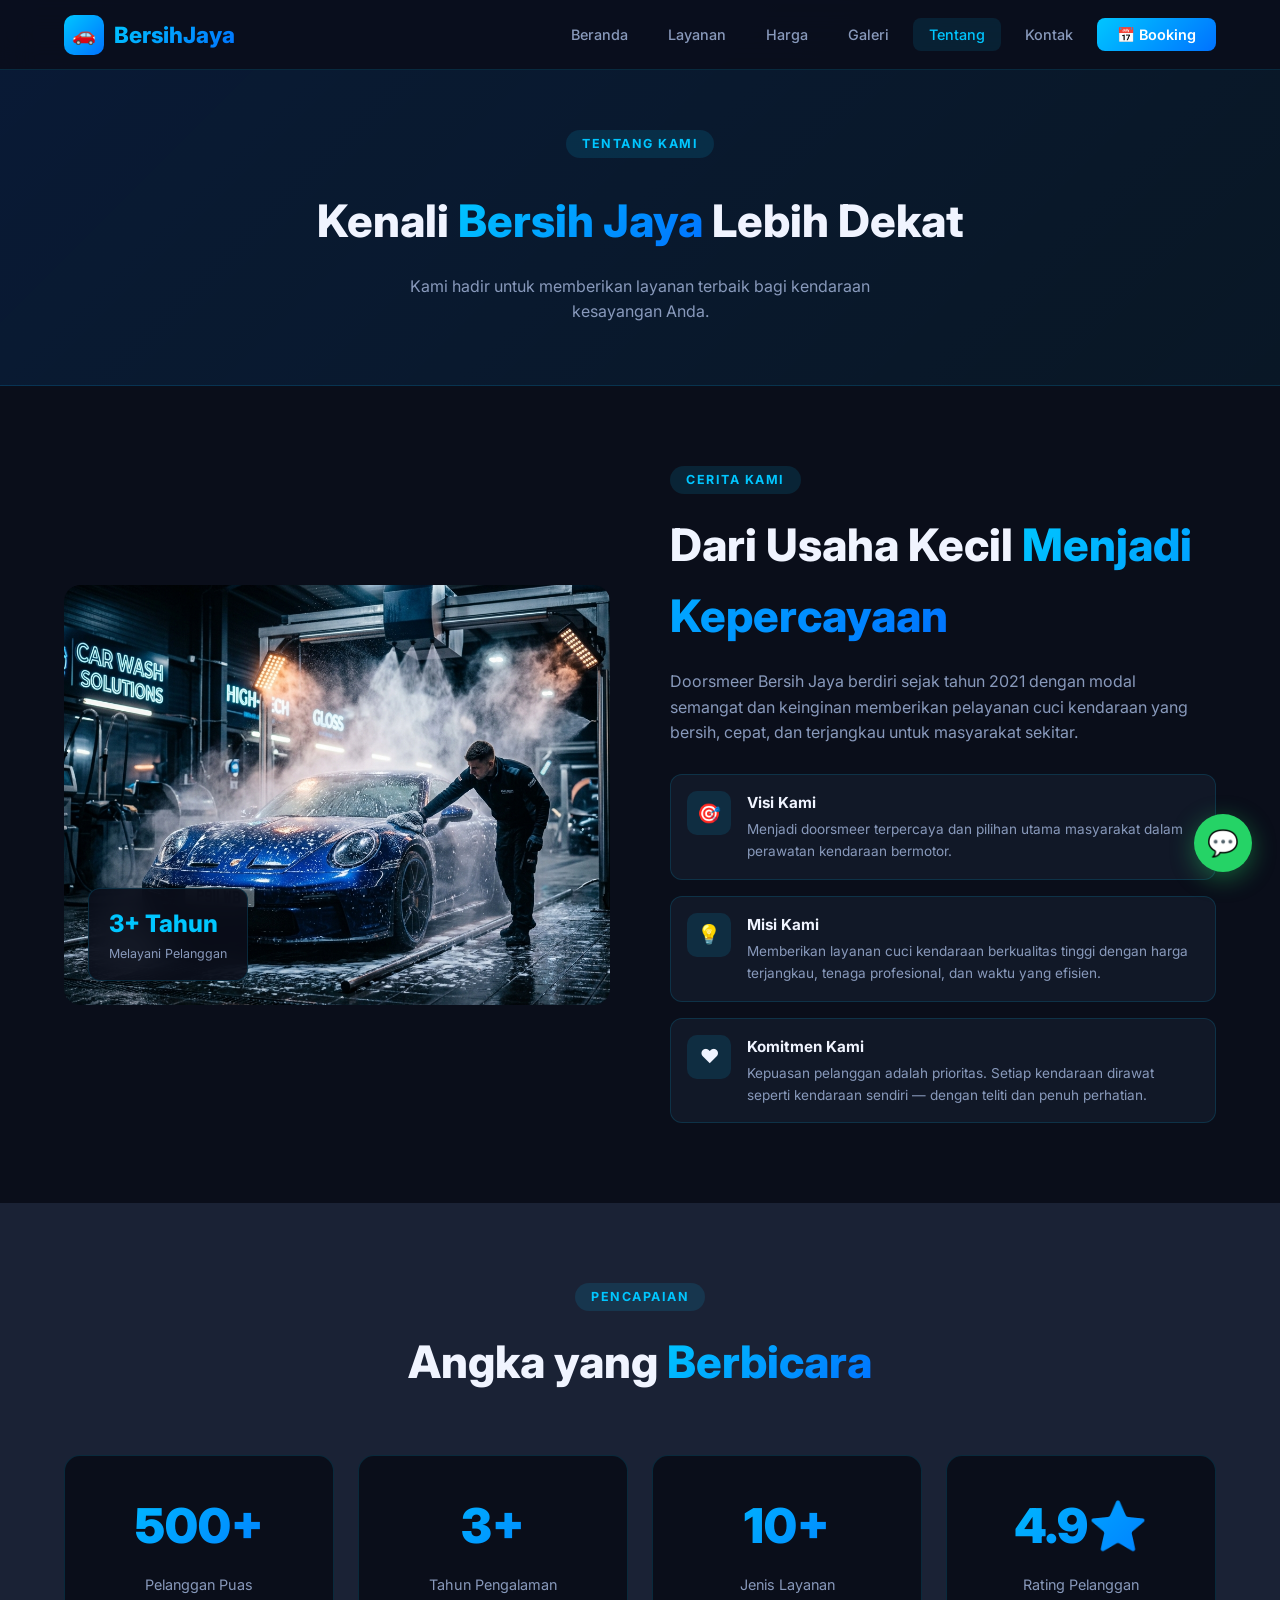
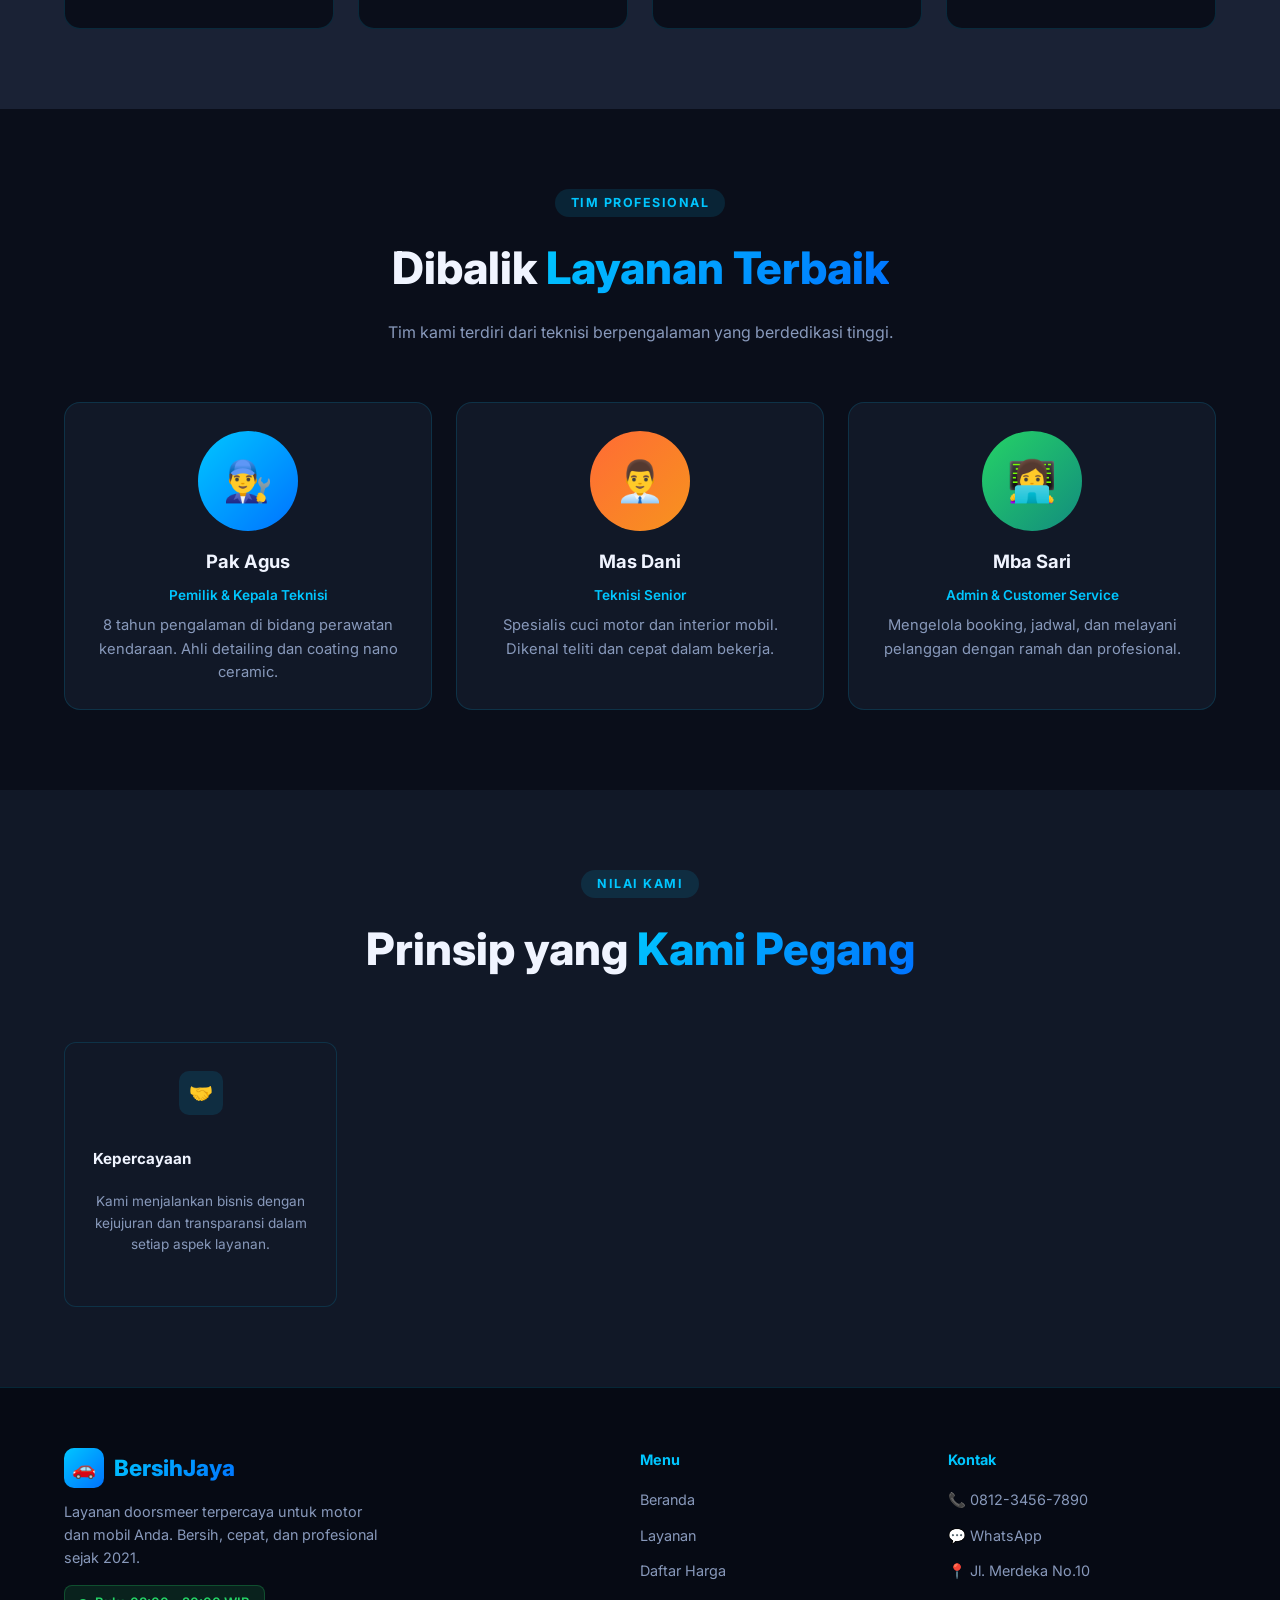
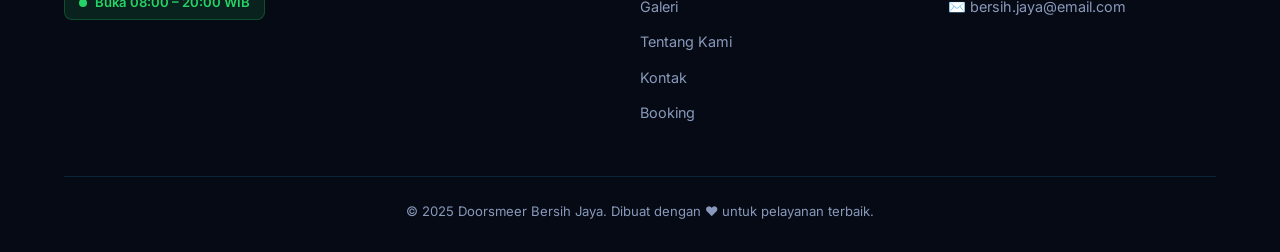
<file: tentang.html>
<!DOCTYPE html>
<html lang="id">
<head>
  <meta charset="UTF-8" />
  <meta name="viewport" content="width=device-width, initial-scale=1.0" />
  <meta name="description" content="Tentang Doorsmeer Bersih Jaya - Layanan cuci kendaraan profesional terpercaya sejak 2021." />
  <title>Tentang Kami | Doorsmeer Bersih Jaya</title>
  <link rel="stylesheet" href="css/style.css" />
</head>
<body>

  <nav class="navbar" id="navbar">
    <div class="nav-brand">
      <div class="logo-icon">🚗</div>
      <span>BersihJaya</span>
    </div>
    <button class="hamburger" id="hamburger" aria-label="Menu">
      <span></span><span></span><span></span>
    </button>
    <ul class="nav-links" id="navLinks">
      <li><a href="index.html">Beranda</a></li>
      <li><a href="layanan.html">Layanan</a></li>
      <li><a href="harga.html">Harga</a></li>
      <li><a href="galeri.html">Galeri</a></li>
      <li><a href="tentang.html" class="active">Tentang</a></li>
      <li><a href="kontak.html">Kontak</a></li>
      <li><a href="booking.html" class="btn-booking">📅 Booking</a></li>
    </ul>
  </nav>

  <!-- PAGE HEADER -->
  <div style="padding: calc(var(--nav-h) + 60px) 5% 60px; background: linear-gradient(135deg, rgba(0,114,255,0.12), rgba(0,198,255,0.05)); border-bottom: 1px solid var(--border); text-align:center;">
    <div class="section-badge reveal">Tentang Kami</div>
    <h1 class="section-title reveal" style="margin-top:12px;">Kenali <span>Bersih Jaya</span> Lebih Dekat</h1>
    <p class="section-desc reveal">Kami hadir untuk memberikan layanan terbaik bagi kendaraan kesayangan Anda.</p>
  </div>

  <!-- ABOUT STORY -->
  <section>
    <div class="about-grid">
      <div class="about-img-wrap reveal">
        <img src="images/hero.png" alt="Doorsmeer Bersih Jaya" />
        <div class="about-badge-float">
          <div class="num">3+ Tahun</div>
          <div class="lbl">Melayani Pelanggan</div>
        </div>
      </div>
      <div class="about-content">
        <div class="section-header reveal">
          <div class="section-badge">Cerita Kami</div>
          <h2 class="section-title">Dari Usaha Kecil <span>Menjadi Kepercayaan</span></h2>
          <p class="section-desc">Doorsmeer Bersih Jaya berdiri sejak tahun 2021 dengan modal semangat dan keinginan memberikan pelayanan cuci kendaraan yang bersih, cepat, dan terjangkau untuk masyarakat sekitar.</p>
        </div>
        <div class="feature-list">
          <div class="feature-item reveal">
            <div class="icon">🎯</div>
            <div>
              <h4>Visi Kami</h4>
              <p>Menjadi doorsmeer terpercaya dan pilihan utama masyarakat dalam perawatan kendaraan bermotor.</p>
            </div>
          </div>
          <div class="feature-item reveal">
            <div class="icon">💡</div>
            <div>
              <h4>Misi Kami</h4>
              <p>Memberikan layanan cuci kendaraan berkualitas tinggi dengan harga terjangkau, tenaga profesional, dan waktu yang efisien.</p>
            </div>
          </div>
          <div class="feature-item reveal">
            <div class="icon">❤️</div>
            <div>
              <h4>Komitmen Kami</h4>
              <p>Kepuasan pelanggan adalah prioritas. Setiap kendaraan dirawat seperti kendaraan sendiri — dengan teliti dan penuh perhatian.</p>
            </div>
          </div>
        </div>
      </div>
    </div>
  </section>

  <!-- STATISTIK -->
  <section style="background:var(--bg-card2);">
    <div class="section-header reveal">
      <div class="section-badge">Pencapaian</div>
      <h2 class="section-title">Angka yang <span>Berbicara</span></h2>
    </div>
    <div style="display:grid; grid-template-columns: repeat(auto-fit, minmax(180px, 1fr)); gap:24px;" class="reveal">
      <div style="background:var(--bg-dark); border:1px solid var(--border); border-radius:var(--radius); padding:32px 24px; text-align:center;">
        <div style="font-size:3rem; font-weight:900; background:var(--gradient); -webkit-background-clip:text; -webkit-text-fill-color:transparent;">500+</div>
        <div style="color:var(--text-muted); margin-top:8px; font-size:0.9rem;">Pelanggan Puas</div>
      </div>
      <div style="background:var(--bg-dark); border:1px solid var(--border); border-radius:var(--radius); padding:32px 24px; text-align:center;">
        <div style="font-size:3rem; font-weight:900; background:var(--gradient); -webkit-background-clip:text; -webkit-text-fill-color:transparent;">3+</div>
        <div style="color:var(--text-muted); margin-top:8px; font-size:0.9rem;">Tahun Pengalaman</div>
      </div>
      <div style="background:var(--bg-dark); border:1px solid var(--border); border-radius:var(--radius); padding:32px 24px; text-align:center;">
        <div style="font-size:3rem; font-weight:900; background:var(--gradient); -webkit-background-clip:text; -webkit-text-fill-color:transparent;">10+</div>
        <div style="color:var(--text-muted); margin-top:8px; font-size:0.9rem;">Jenis Layanan</div>
      </div>
      <div style="background:var(--bg-dark); border:1px solid var(--border); border-radius:var(--radius); padding:32px 24px; text-align:center;">
        <div style="font-size:3rem; font-weight:900; background:var(--gradient); -webkit-background-clip:text; -webkit-text-fill-color:transparent;">4.9⭐</div>
        <div style="color:var(--text-muted); margin-top:8px; font-size:0.9rem;">Rating Pelanggan</div>
      </div>
    </div>
  </section>

  <!-- TIM KAMI -->
  <section>
    <div class="section-header reveal">
      <div class="section-badge">Tim Profesional</div>
      <h2 class="section-title">Dibalik <span>Layanan Terbaik</span></h2>
      <p class="section-desc">Tim kami terdiri dari teknisi berpengalaman yang berdedikasi tinggi.</p>
    </div>
    <div class="cards-grid">
      <div class="card reveal" style="text-align:center;">
        <div style="width:100px; height:100px; border-radius:50%; background:var(--gradient); margin:28px auto 0; display:flex; align-items:center; justify-content:center; font-size:2.5rem;">👨‍🔧</div>
        <div class="card-body" style="padding-top:16px;">
          <h3>Pak Agus</h3>
          <div style="color:var(--primary); font-size:0.85rem; font-weight:600; margin-bottom:8px;">Pemilik & Kepala Teknisi</div>
          <p>8 tahun pengalaman di bidang perawatan kendaraan. Ahli detailing dan coating nano ceramic.</p>
        </div>
      </div>
      <div class="card reveal" style="text-align:center;">
        <div style="width:100px; height:100px; border-radius:50%; background:linear-gradient(135deg,#ff6b35,#f7931e); margin:28px auto 0; display:flex; align-items:center; justify-content:center; font-size:2.5rem;">👨‍💼</div>
        <div class="card-body" style="padding-top:16px;">
          <h3>Mas Dani</h3>
          <div style="color:var(--primary); font-size:0.85rem; font-weight:600; margin-bottom:8px;">Teknisi Senior</div>
          <p>Spesialis cuci motor dan interior mobil. Dikenal teliti dan cepat dalam bekerja.</p>
        </div>
      </div>
      <div class="card reveal" style="text-align:center;">
        <div style="width:100px; height:100px; border-radius:50%; background:linear-gradient(135deg,#25d366,#128c7e); margin:28px auto 0; display:flex; align-items:center; justify-content:center; font-size:2.5rem;">👩‍💻</div>
        <div class="card-body" style="padding-top:16px;">
          <h3>Mba Sari</h3>
          <div style="color:var(--primary); font-size:0.85rem; font-weight:600; margin-bottom:8px;">Admin & Customer Service</div>
          <p>Mengelola booking, jadwal, dan melayani pelanggan dengan ramah dan profesional.</p>
        </div>
      </div>
    </div>
  </section>

  <!-- NILAI-NILAI -->
  <section style="background:var(--bg-card);">
    <div class="section-header reveal">
      <div class="section-badge">Nilai Kami</div>
      <h2 class="section-title">Prinsip yang <span>Kami Pegang</span></h2>
    </div>
    <div style="display:grid; grid-template-columns: repeat(auto-fit, minmax(240px, 1fr)); gap:20px;">
      <div class="feature-item reveal" style="flex-direction:column; text-align:center; padding:28px;">
        <div class="icon" style="margin:0 auto 16px;">🤝</div>
        <h4>Kepercayaan</h4>
        <p>Kami menjalankan bisnis dengan kejujuran dan transparansi dalam setiap aspek layanan.</p>
      </div>
      <div class="feature-item reveal" style="flex-direction:column; text-align:center; padding:28px;">
        <div class="icon" style="margin:0 auto 16px;">⚡</div>
        <h4>Efisiensi</h4>
        <p>Waktu Anda berharga. Kami berkomitmen menyelesaikan pekerjaan tepat waktu tanpa mengorbankan kualitas.</p>
      </div>
      <div class="feature-item reveal" style="flex-direction:column; text-align:center; padding:28px;">
        <div class="icon" style="margin:0 auto 16px;">🌿</div>
        <h4>Ramah Lingkungan</h4>
        <p>Menggunakan produk yang aman bagi lingkungan dan mengelola air limbah dengan benar.</p>
      </div>
      <div class="feature-item reveal" style="flex-direction:column; text-align:center; padding:28px;">
        <div class="icon" style="margin:0 auto 16px;">🏆</div>
        <h4>Kualitas Terjaga</h4>
        <p>Standar kerja kami selalu dijaga ketat. Setiap kendaraan mendapat perhatian penuh dan hasil terbaik.</p>
      </div>
    </div>
  </section>

  <footer>
    <div class="footer-grid">
      <div class="footer-brand">
        <div class="nav-brand" style="margin-bottom:12px;"><div class="logo-icon">🚗</div><span>BersihJaya</span></div>
        <p>Layanan doorsmeer terpercaya untuk motor dan mobil Anda. Bersih, cepat, dan profesional sejak 2021.</p>
        <div class="jam-ops" style="margin-top:16px;">Buka 08:00 – 20:00 WIB</div>
      </div>
      <div class="footer-col">
        <h5>Menu</h5>
        <ul>
          <li><a href="index.html">Beranda</a></li>
          <li><a href="layanan.html">Layanan</a></li>
          <li><a href="harga.html">Daftar Harga</a></li>
          <li><a href="galeri.html">Galeri</a></li>
          <li><a href="tentang.html">Tentang Kami</a></li>
          <li><a href="kontak.html">Kontak</a></li>
          <li><a href="booking.html">Booking</a></li>
        </ul>
      </div>
      <div class="footer-col">
        <h5>Kontak</h5>
        <ul>
          <li><a href="tel:+6281234567890">📞 0812-3456-7890</a></li>
          <li><a href="https://wa.me/6281234567890">💬 WhatsApp</a></li>
          <li><a href="#">📍 Jl. Merdeka No.10</a></li>
          <li><a href="#">✉️ bersih.jaya@email.com</a></li>
        </ul>
      </div>
    </div>
    <div class="footer-bottom"><p>© 2025 Doorsmeer Bersih Jaya. Dibuat dengan ❤️ untuk pelayanan terbaik.</p></div>
  </footer>

  <a href="https://wa.me/6281234567890" class="float-wa" target="_blank" title="Chat WhatsApp">💬</a>
  <script src="js/script.js"></script>
</body>
</html>
</file>
<file: css/style.css>
@import url('https://fonts.googleapis.com/css2?family=Inter:wght@300;400;500;600;700;800;900&display=swap');

/* ===== ROOT VARIABLES ===== */
:root {
  --primary: #00c6ff;
  --primary-dark: #0072ff;
  --secondary: #ff6b35;
  --bg-dark: #0a0e1a;
  --bg-card: #111827;
  --bg-card2: #1a2235;
  --text-light: #f0f4ff;
  --text-muted: #8899bb;
  --border: rgba(0,198,255,0.15);
  --gradient: linear-gradient(135deg, #00c6ff, #0072ff);
  --gradient-warm: linear-gradient(135deg, #ff6b35, #f7931e);
  --shadow: 0 8px 32px rgba(0,114,255,0.15);
  --radius: 16px;
  --nav-h: 70px;
}

/* ===== RESET ===== */
*, *::before, *::after { box-sizing: border-box; margin: 0; padding: 0; }
html { scroll-behavior: smooth; }
body {
  font-family: 'Inter', sans-serif;
  background: var(--bg-dark);
  color: var(--text-light);
  line-height: 1.6;
  overflow-x: hidden;
}
a { text-decoration: none; color: inherit; }
img { max-width: 100%; display: block; }
ul { list-style: none; }

/* ===== NAVBAR ===== */
.navbar {
  position: fixed; top: 0; left: 0; width: 100%; z-index: 1000;
  height: var(--nav-h);
  display: flex; align-items: center;
  padding: 0 5%;
  background: rgba(10,14,26,0.85);
  backdrop-filter: blur(16px);
  border-bottom: 1px solid var(--border);
  transition: background 0.3s;
}
.navbar.scrolled { background: rgba(10,14,26,0.98); }
.nav-brand {
  display: flex; align-items: center; gap: 10px;
  font-size: 1.4rem; font-weight: 800;
}
.nav-brand .logo-icon {
  width: 40px; height: 40px; border-radius: 10px;
  background: var(--gradient);
  display: flex; align-items: center; justify-content: center;
  font-size: 1.2rem;
}
.nav-brand span { background: var(--gradient); -webkit-background-clip: text; -webkit-text-fill-color: transparent; }
.nav-links {
  display: flex; align-items: center; gap: 8px;
  margin-left: auto;
}
.nav-links a {
  padding: 8px 16px; border-radius: 8px;
  font-size: 0.9rem; font-weight: 500; color: var(--text-muted);
  transition: all 0.3s;
}
.nav-links a:hover, .nav-links a.active {
  color: var(--primary); background: rgba(0,198,255,0.1);
}
.nav-links .btn-booking {
  background: var(--gradient); color: #fff;
  padding: 8px 20px; border-radius: 8px; font-weight: 600;
}
.nav-links .btn-booking:hover { opacity: 0.9; transform: translateY(-1px); }

/* Hamburger */
.hamburger {
  display: none; flex-direction: column; gap: 5px;
  cursor: pointer; margin-left: auto; background: none; border: none;
}
.hamburger span {
  width: 25px; height: 2px; background: var(--primary);
  border-radius: 2px; transition: all 0.3s;
}
.hamburger.open span:nth-child(1) { transform: translateY(7px) rotate(45deg); }
.hamburger.open span:nth-child(2) { opacity: 0; }
.hamburger.open span:nth-child(3) { transform: translateY(-7px) rotate(-45deg); }

/* ===== HERO ===== */
.hero {
  min-height: 100vh;
  display: flex; align-items: center;
  position: relative; overflow: hidden;
  padding: calc(var(--nav-h) + 40px) 5% 60px;
}
.hero-bg {
  position: absolute; inset: 0;
  background: url('../images/hero.png') center/cover no-repeat;
  filter: brightness(0.25);
}
.hero-overlay {
  position: absolute; inset: 0;
  background: linear-gradient(135deg, rgba(0,114,255,0.3) 0%, rgba(0,198,255,0.1) 50%, transparent 100%);
}
.hero-content {
  position: relative; z-index: 2;
  max-width: 650px;
}
.hero-badge {
  display: inline-flex; align-items: center; gap: 8px;
  background: rgba(0,198,255,0.15); border: 1px solid var(--border);
  padding: 6px 16px; border-radius: 50px;
  font-size: 0.8rem; font-weight: 600; color: var(--primary);
  margin-bottom: 24px;
  animation: fadeDown 0.6s ease both;
}
.hero h1 {
  font-size: clamp(2.2rem, 5vw, 4rem);
  font-weight: 900; line-height: 1.15;
  margin-bottom: 20px;
  animation: fadeUp 0.6s 0.1s ease both;
}
.hero h1 .gradient-text {
  background: var(--gradient); -webkit-background-clip: text; -webkit-text-fill-color: transparent;
}
.hero p {
  font-size: 1.1rem; color: var(--text-muted); margin-bottom: 36px;
  animation: fadeUp 0.6s 0.2s ease both;
}
.hero-btns {
  display: flex; gap: 16px; flex-wrap: wrap;
  animation: fadeUp 0.6s 0.3s ease both;
}
.btn-primary {
  display: inline-flex; align-items: center; gap: 8px;
  background: var(--gradient); color: #fff;
  padding: 14px 28px; border-radius: 12px;
  font-weight: 700; font-size: 1rem;
  transition: all 0.3s; border: none; cursor: pointer;
}
.btn-primary:hover { transform: translateY(-3px); box-shadow: 0 12px 30px rgba(0,114,255,0.4); }
.btn-outline {
  display: inline-flex; align-items: center; gap: 8px;
  background: transparent; color: var(--text-light);
  padding: 14px 28px; border-radius: 12px;
  font-weight: 600; font-size: 1rem;
  border: 1px solid rgba(255,255,255,0.2);
  transition: all 0.3s; cursor: pointer;
}
.btn-outline:hover { background: rgba(255,255,255,0.08); border-color: var(--primary); }

/* Hero Stats */
.hero-stats {
  position: absolute; bottom: 60px; left: 5%; right: 5%; z-index: 2;
  display: flex; gap: 24px; flex-wrap: wrap;
}
.stat-card {
  background: rgba(17,24,39,0.8); backdrop-filter: blur(12px);
  border: 1px solid var(--border); border-radius: var(--radius);
  padding: 20px 28px;
  animation: fadeUp 0.6s 0.4s ease both;
}
.stat-card .num {
  font-size: 1.8rem; font-weight: 800;
  background: var(--gradient); -webkit-background-clip: text; -webkit-text-fill-color: transparent;
}
.stat-card .label { font-size: 0.8rem; color: var(--text-muted); margin-top: 2px; }

/* ===== SECTIONS ===== */
section { padding: 80px 5%; }
.section-header { text-align: center; margin-bottom: 56px; }
.section-badge {
  display: inline-block;
  background: rgba(0,198,255,0.12); color: var(--primary);
  padding: 4px 16px; border-radius: 50px;
  font-size: 0.78rem; font-weight: 700; letter-spacing: 1.5px;
  text-transform: uppercase; margin-bottom: 16px;
}
.section-title {
  font-size: clamp(1.8rem, 3.5vw, 2.8rem);
  font-weight: 800; margin-bottom: 16px;
}
.section-title span { background: var(--gradient); -webkit-background-clip: text; -webkit-text-fill-color: transparent; }
.section-desc { color: var(--text-muted); max-width: 520px; margin: 0 auto; font-size: 1rem; }

/* ===== CARDS ===== */
.cards-grid {
  display: grid;
  grid-template-columns: repeat(auto-fit, minmax(280px, 1fr));
  gap: 24px;
}
.card {
  background: var(--bg-card);
  border: 1px solid var(--border);
  border-radius: var(--radius);
  overflow: hidden;
  transition: transform 0.3s, box-shadow 0.3s;
}
.card:hover { transform: translateY(-6px); box-shadow: var(--shadow); }
.card-img { width: 100%; height: 200px; object-fit: cover; }
.card-body { padding: 24px; }
.card-icon {
  width: 52px; height: 52px; border-radius: 12px;
  background: rgba(0,198,255,0.12);
  display: flex; align-items: center; justify-content: center;
  font-size: 1.4rem; margin-bottom: 16px;
}
.card h3 { font-size: 1.15rem; font-weight: 700; margin-bottom: 8px; }
.card p { color: var(--text-muted); font-size: 0.92rem; }

/* ===== PRICE TABLE ===== */
.price-section { background: var(--bg-card); }
.price-grid {
  display: grid;
  grid-template-columns: repeat(auto-fit, minmax(260px, 1fr));
  gap: 24px;
}
.price-card {
  background: var(--bg-dark);
  border: 1px solid var(--border);
  border-radius: var(--radius);
  padding: 32px 28px;
  position: relative; overflow: hidden;
  transition: transform 0.3s, box-shadow 0.3s;
}
.price-card.featured {
  border-color: var(--primary);
  background: linear-gradient(135deg, rgba(0,114,255,0.1), rgba(0,198,255,0.05));
}
.price-card.featured::before {
  content: '⭐ Terpopuler';
  position: absolute; top: 16px; right: 16px;
  background: var(--gradient); color: #fff;
  font-size: 0.72rem; font-weight: 700;
  padding: 4px 12px; border-radius: 50px;
}
.price-card:hover { transform: translateY(-6px); box-shadow: var(--shadow); }
.price-category { font-size: 0.78rem; font-weight: 700; color: var(--primary); letter-spacing: 1px; text-transform: uppercase; margin-bottom: 8px; }
.price-name { font-size: 1.2rem; font-weight: 800; margin-bottom: 8px; }
.price-amount {
  font-size: 2.2rem; font-weight: 900; margin: 16px 0;
  background: var(--gradient); -webkit-background-clip: text; -webkit-text-fill-color: transparent;
}
.price-amount span { font-size: 0.9rem; font-weight: 400; color: var(--text-muted); -webkit-text-fill-color: var(--text-muted); }
.price-features { margin-top: 20px; display: flex; flex-direction: column; gap: 10px; }
.price-features li { display: flex; align-items: center; gap: 10px; font-size: 0.9rem; color: var(--text-muted); }
.price-features li::before { content: '✓'; color: var(--primary); font-weight: 700; flex-shrink: 0; }
.price-card .btn-primary { width: 100%; justify-content: center; margin-top: 24px; }

/* ===== BOOKING FORM ===== */
.booking-section {
  background: linear-gradient(135deg, rgba(0,114,255,0.08), rgba(0,198,255,0.04));
}
.booking-form {
  max-width: 700px; margin: 0 auto;
  background: var(--bg-card);
  border: 1px solid var(--border);
  border-radius: calc(var(--radius) * 1.5);
  padding: 48px 40px;
}
.form-row { display: grid; grid-template-columns: 1fr 1fr; gap: 20px; }
.form-group { margin-bottom: 20px; }
.form-group label {
  display: block; font-size: 0.85rem; font-weight: 600;
  color: var(--text-muted); margin-bottom: 8px;
}
.form-group input,
.form-group select,
.form-group textarea {
  width: 100%; padding: 13px 16px;
  background: var(--bg-dark); color: var(--text-light);
  border: 1px solid var(--border); border-radius: 10px;
  font-family: inherit; font-size: 0.95rem;
  transition: border-color 0.3s, box-shadow 0.3s;
  outline: none;
}
.form-group input:focus,
.form-group select:focus,
.form-group textarea:focus {
  border-color: var(--primary);
  box-shadow: 0 0 0 3px rgba(0,198,255,0.12);
}
.form-group input.error,
.form-group select.error { border-color: #ff4757; }
.form-group .error-msg {
  color: #ff4757; font-size: 0.8rem; margin-top: 5px; display: none;
}
.form-group .error-msg.show { display: block; }
.form-group select option { background: var(--bg-dark); }
.form-group textarea { resize: vertical; min-height: 100px; }
.form-submit { width: 100%; padding: 15px; font-size: 1.05rem; }

/* ===== ABOUT ===== */
.about-grid {
  display: grid; grid-template-columns: 1fr 1fr; gap: 60px; align-items: center;
}
.about-img-wrap {
  position: relative; border-radius: var(--radius); overflow: hidden;
}
.about-img-wrap img { width: 100%; height: 420px; object-fit: cover; border-radius: var(--radius); }
.about-badge-float {
  position: absolute; bottom: 24px; left: 24px;
  background: rgba(10,14,26,0.9); backdrop-filter: blur(12px);
  border: 1px solid var(--border); border-radius: 12px;
  padding: 16px 20px;
}
.about-badge-float .num { font-size: 1.5rem; font-weight: 800; color: var(--primary); }
.about-badge-float .lbl { font-size: 0.78rem; color: var(--text-muted); }
.about-content .section-header { text-align: left; margin-bottom: 28px; }
.about-content .section-header .section-desc { margin: 0; }
.feature-list { display: flex; flex-direction: column; gap: 16px; margin-top: 28px; }
.feature-item {
  display: flex; gap: 16px; align-items: flex-start;
  background: var(--bg-card); border: 1px solid var(--border);
  border-radius: 12px; padding: 16px;
  transition: border-color 0.3s;
}
.feature-item:hover { border-color: var(--primary); }
.feature-item .icon {
  width: 44px; height: 44px; border-radius: 10px;
  background: rgba(0,198,255,0.12);
  display: flex; align-items: center; justify-content: center;
  font-size: 1.2rem; flex-shrink: 0;
}
.feature-item h4 { font-weight: 700; font-size: 0.95rem; margin-bottom: 4px; }
.feature-item p { font-size: 0.85rem; color: var(--text-muted); }

/* ===== GALLERY ===== */
.gallery-grid {
  display: grid;
  grid-template-columns: repeat(3, 1fr);
  gap: 16px;
}
.gallery-item {
  border-radius: var(--radius); overflow: hidden;
  position: relative; cursor: pointer;
}
.gallery-item:nth-child(1) { grid-column: span 2; }
.gallery-item img { width: 100%; height: 260px; object-fit: cover; transition: transform 0.5s; }
.gallery-item:nth-child(1) img { height: 300px; }
.gallery-overlay {
  position: absolute; inset: 0;
  background: linear-gradient(transparent 50%, rgba(0,114,255,0.7));
  opacity: 0; transition: opacity 0.3s;
  display: flex; align-items: flex-end;
  padding: 20px;
}
.gallery-item:hover .gallery-overlay { opacity: 1; }
.gallery-item:hover img { transform: scale(1.05); }
.gallery-overlay span { font-weight: 600; font-size: 0.95rem; }

/* ===== CONTACT ===== */
.contact-grid {
  display: grid; grid-template-columns: 1fr 1.5fr; gap: 40px;
}
.contact-info { display: flex; flex-direction: column; gap: 20px; }
.contact-card {
  background: var(--bg-card); border: 1px solid var(--border);
  border-radius: var(--radius); padding: 24px;
  display: flex; gap: 16px; align-items: flex-start;
  transition: border-color 0.3s, transform 0.3s;
}
.contact-card:hover { border-color: var(--primary); transform: translateX(4px); }
.contact-card .icon {
  width: 48px; height: 48px; border-radius: 12px;
  background: rgba(0,198,255,0.12); flex-shrink: 0;
  display: flex; align-items: center; justify-content: center; font-size: 1.3rem;
}
.contact-card h4 { font-weight: 700; margin-bottom: 4px; }
.contact-card p { color: var(--text-muted); font-size: 0.9rem; }
.contact-card a { color: var(--primary); }
.map-wrap { border-radius: var(--radius); overflow: hidden; height: 100%; min-height: 320px; border: 1px solid var(--border); }
.map-wrap iframe { width: 100%; height: 100%; min-height: 320px; }
.whatsapp-btn {
  display: inline-flex; align-items: center; gap: 10px;
  background: #25d366; color: #fff;
  padding: 14px 28px; border-radius: 12px;
  font-weight: 700; font-size: 1rem;
  transition: all 0.3s; margin-top: 20px;
}
.whatsapp-btn:hover { transform: translateY(-3px); box-shadow: 0 12px 30px rgba(37,211,102,0.35); }

/* ===== FOOTER ===== */
footer {
  background: #060a14;
  border-top: 1px solid var(--border);
  padding: 60px 5% 30px;
}
.footer-grid {
  display: grid; grid-template-columns: 2fr 1fr 1fr; gap: 40px;
  padding-bottom: 40px; border-bottom: 1px solid var(--border);
}
.footer-brand .nav-brand { margin-bottom: 16px; }
.footer-brand p { color: var(--text-muted); font-size: 0.9rem; max-width: 320px; }
.footer-col h5 { font-size: 0.9rem; font-weight: 700; margin-bottom: 16px; color: var(--primary); }
.footer-col ul li { margin-bottom: 10px; }
.footer-col ul li a { color: var(--text-muted); font-size: 0.9rem; transition: color 0.3s; }
.footer-col ul li a:hover { color: var(--primary); }
.footer-bottom {
  padding-top: 24px; text-align: center;
  color: var(--text-muted); font-size: 0.82rem;
}

/* ===== FLOATING WA BUTTON ===== */
.float-wa {
  position: fixed; bottom: 28px; right: 28px; z-index: 999;
  width: 58px; height: 58px; border-radius: 50%;
  background: #25d366;
  display: flex; align-items: center; justify-content: center;
  box-shadow: 0 6px 24px rgba(37,211,102,0.4);
  font-size: 1.6rem; transition: all 0.3s;
  animation: pulse 2s infinite;
}
.float-wa:hover { transform: scale(1.1); box-shadow: 0 10px 32px rgba(37,211,102,0.55); }

/* ===== TOAST ===== */
.toast {
  position: fixed; bottom: 100px; right: 28px; z-index: 9999;
  background: var(--bg-card); border: 1px solid var(--primary);
  border-radius: 12px; padding: 16px 24px;
  font-size: 0.92rem; font-weight: 500;
  transform: translateX(120%); transition: transform 0.4s ease;
  max-width: 300px;
}
.toast.show { transform: translateX(0); }
.toast.success { border-color: #25d366; }

/* ===== ANIMATIONS ===== */
@keyframes fadeUp {
  from { opacity: 0; transform: translateY(30px); }
  to   { opacity: 1; transform: translateY(0); }
}
@keyframes fadeDown {
  from { opacity: 0; transform: translateY(-20px); }
  to   { opacity: 1; transform: translateY(0); }
}
@keyframes pulse {
  0%, 100% { box-shadow: 0 6px 24px rgba(37,211,102,0.4); }
  50%       { box-shadow: 0 6px 32px rgba(37,211,102,0.7); }
}
.reveal {
  opacity: 0; transform: translateY(30px);
  transition: opacity 0.6s ease, transform 0.6s ease;
}
.reveal.visible { opacity: 1; transform: translateY(0); }

/* ===== JAM OPERASIONAL BADGE ===== */
.jam-ops {
  display: inline-flex; align-items: center; gap: 8px;
  background: rgba(37,211,102,0.12); border: 1px solid rgba(37,211,102,0.25);
  color: #25d366; padding: 6px 14px; border-radius: 8px;
  font-size: 0.82rem; font-weight: 600; margin-top: 12px;
}
.jam-ops::before { content: ''; width: 8px; height: 8px; background: #25d366; border-radius: 50%; animation: pulse 1.5s infinite; }

/* ===== RESPONSIVE UTILITY GRIDS ===== */
.grid-2col {
  display: grid;
  grid-template-columns: 1fr 1fr;
  gap: 40px;
  align-items: start;
}
.grid-2col.align-center { align-items: center; }
.grid-booking {
  display: grid;
  grid-template-columns: 1fr 1.6fr;
  gap: 40px;
  align-items: start;
  max-width: 1100px;
  margin: 0 auto;
}
.grid-gallery {
  display: grid;
  grid-template-columns: repeat(3, 1fr);
  gap: 16px;
}
.span-2 { grid-column: span 2; }

/* ===== RESPONSIVE ===== */
@media (max-width: 992px) {
  .about-grid { grid-template-columns: 1fr; }
  .about-img-wrap { order: -1; }
  .contact-grid { grid-template-columns: 1fr; }
  .gallery-grid { grid-template-columns: 1fr 1fr; }
  .gallery-item:nth-child(1) { grid-column: span 2; }
  .footer-grid { grid-template-columns: 1fr 1fr; }
  .footer-brand { grid-column: span 2; }
  /* Utility grids */
  .grid-2col { grid-template-columns: 1fr; }
  .grid-booking { grid-template-columns: 1fr; }
  .grid-gallery { grid-template-columns: 1fr 1fr; }
  .span-2 { grid-column: span 2; }
}
@media (max-width: 768px) {
  :root { --nav-h: 64px; }
  .nav-links { display: none; flex-direction: column; position: fixed; top: var(--nav-h); left: 0; width: 100%; background: rgba(10,14,26,0.98); padding: 20px 5%; border-bottom: 1px solid var(--border); }
  .nav-links.open { display: flex; }
  .nav-links a, .nav-links .btn-booking { width: 100%; text-align: center; padding: 12px; }
  .hamburger { display: flex; }
  .hero-stats { position: relative; bottom: auto; left: auto; right: auto; margin-top: 48px; }
  .form-row { grid-template-columns: 1fr; }
  .booking-form { padding: 28px 20px; }
  .gallery-grid { grid-template-columns: 1fr; }
  .gallery-item:nth-child(1) { grid-column: span 1; }
  .footer-grid { grid-template-columns: 1fr; }
  .footer-brand { grid-column: span 1; }
  /* Utility grids */
  .grid-2col { grid-template-columns: 1fr; gap: 24px; }
  .grid-booking { grid-template-columns: 1fr; gap: 24px; }
  .grid-gallery { grid-template-columns: 1fr 1fr; gap: 12px; }
  .span-2 { grid-column: span 1; }
}
@media (max-width: 576px) {
  section { padding: 60px 4%; }
  .hero { padding: calc(var(--nav-h) + 20px) 4% 40px; }
  .hero-btns { flex-direction: column; }
  .btn-primary, .btn-outline { width: 100%; justify-content: center; }
  .stat-card { flex: 1; min-width: 120px; }
  /* Utility grids */
  .grid-gallery { grid-template-columns: 1fr; }
  .span-2 { grid-column: span 1; }
  .booking-form { padding: 20px 16px; }
}
</file>
